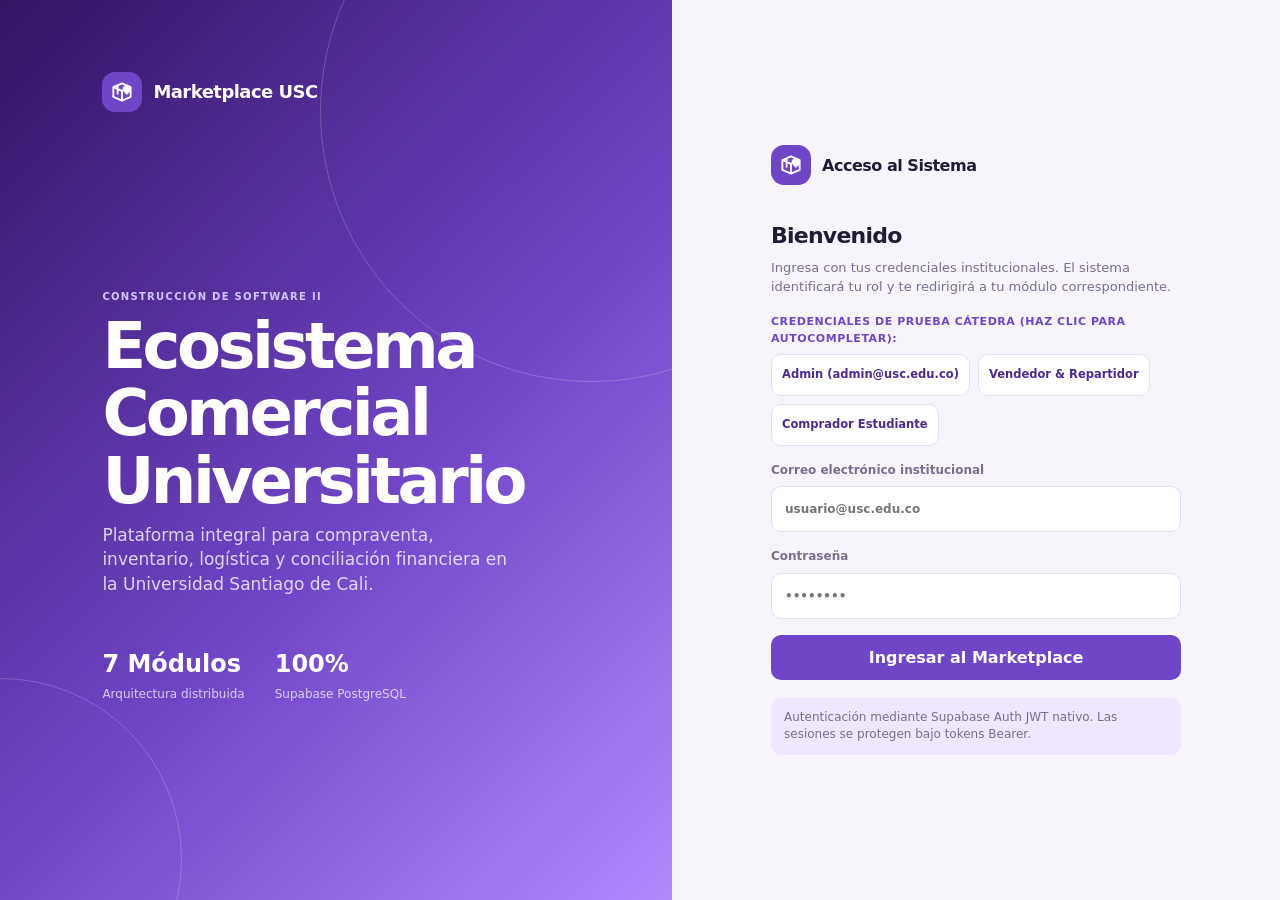
<file: frontend/index.html>
<!DOCTYPE html>
<html lang="es">
<head>
 <meta charset="utf-8">
 <title>Marketplace USC | Redirigiendo...</title>
 <script src="js/config.js"></script>
 <script src="js/auth.js"></script>
</head>
<body style="font-family: sans-serif; display: flex; align-items: center; justify-content: center; height: 100vh; margin: 0; background: #f7f5fb;">
 <div style="text-align: center;">
 <p style="color: #7046c8; font-weight: bold; font-size: 1.2rem;">Cargando Marketplace USC...</p>
 </div>
 <script>
 if (Auth.isAuthenticated()) {
 Auth.redirectByRole();
 } else {
 window.location.href = "login.html";
 }
 </script>
</body>
</html>
</file>
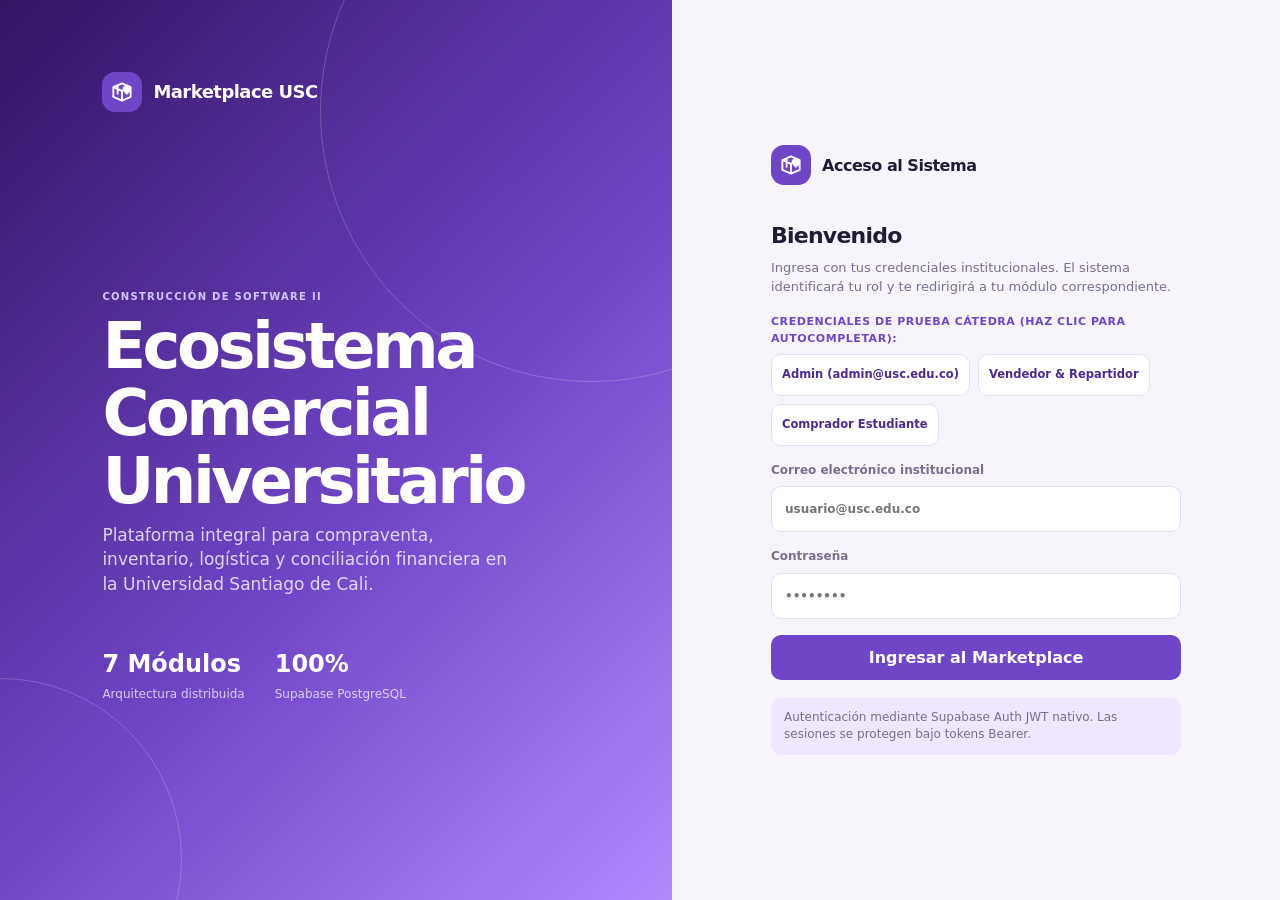
<file: frontend/admin-accounting.html>
<!DOCTYPE html>
<html lang="es">
<head>
 <meta charset="utf-8">
 <meta name="viewport" content="width=device-width, initial-scale=1">
 <title>Marketplace USC | Contabilidad & Escrow</title>
 <link rel="stylesheet" href="styles/versand.css">
 <link rel="stylesheet" href="styles/app.css">
</head>
<body>
 <div class="shell">
 <aside class="sidebar">
 <div class="brand">
 <span class="brand-mark brand-mark-slot"></span>
 <span>Marketplace USC</span>
 </div>
 <span class="side-label">Tesorería Central</span>
 <nav class="nav">
 <a href="admin-accounting.html" class="active"><button class="active" style="width:100%; text-align:left;">Contabilidad & Escrow</button></a>
 <a href="seller-dashboard.html"><button style="width:100%; text-align:left;">Panel Operativo</button></a>
 <a href="catalog.html"><button style="width:100%; text-align:left;">Catálogo General</button></a>
 <a href="orders.html"><button style="width:100%; text-align:left;">Todas las Órdenes</button></a>
 </nav>
 <div class="sidebar-footer">
 Universidad Santiago de Cali<br>
 <strong style="color: var(--brand)">Equipo 6: Contabilidad</strong>
 </div>
 </aside>

 <section class="main">
 <header class="topbar">
 <div class="topbar-title">
 <b>Conciliación Financiera y Fondos en Custodia (Escrow)</b>
 <span>Monitoreo de comisiones del 5%, retenciones y libro diario contable</span>
 </div>
 <div class="top-actions">
 <button class="theme-toggle-btn icon-btn"></button>
 <div class="avatar" id="headerAvatar">AD</div>
 <span style="font-size:13px; font-weight:700;" id="headerUserName">Administrador</span>
 <span class="badge badge-primary" id="headerRoleBadge">ADMIN</span>
 <button class="btn btn-soft" id="logoutBtn">Salir</button>
 </div>
 </header>

 <main class="content">
 <div class="page-head">
 <div>
 <span class="eyebrow">Equipo 6: Contabilidad (FastAPI Backend)</span>
 <h1>Balance Financiero del Marketplace</h1>
 <p class="lead">Regla de negocio: <strong>5% de comisión fija de plataforma</strong>. Los fondos se liberan al cumplirse <strong>72 horas tras la entrega</strong> o mediante conformidad directa del comprador.</p>
 </div>
 <div class="page-actions">
 <button class="btn btn-soft" id="btnRunEscrowCheck"> Ejecutar Conciliación 72h</button>
 </div>
 </div>

 <!-- Indicadores Financieros Principales -->
 <div class="kpi-grid">
 <article class="card kpi">
 <span class="kpi-label">Ventas Brutas Totales</span>
 <div class="kpi-value" id="kpiVentasBrutas">$ 0</div>
 <span class="trend up">Volumen transaccionado</span>
 </article>

 <article class="card kpi">
 <span class="kpi-label">Comisiones Plataforma (5%)</span>
 <div class="kpi-value" id="kpiComisiones" style="color: var(--brand)">$ 0</div>
 <span class="trend up">Ingreso neto institucional</span>
 </article>

 <article class="card kpi">
 <span class="kpi-label">Fondos en Escrow (Retenidos)</span>
 <div class="kpi-value" id="kpiEscrowRetenido" style="color: var(--warning)">$ 0</div>
 <span class="trend down">En custodia pre-liberación</span>
 </article>

 <article class="card kpi">
 <span class="kpi-label">Fondos Liberados</span>
 <div class="kpi-value" id="kpiEscrowLiberado" style="color: var(--success)">$ 0</div>
 <span class="trend up">Dispersados a vendedores</span>
 </article>
 </div>

 <!-- Tabla 1: Fondos en Custodia (Escrow) -->
 <div class="card panel" style="margin-top: 24px;">
 <div class="panel-head">
 <h2>Partidas de Custodia Escrow por Orden</h2>
 <span class="muted" id="escrowTableCount">Cargando partidas...</span>
 </div>
 <div style="overflow-x: auto;">
 <table class="table" style="width: 100%;">
 <thead>
 <tr>
 <th>ID Orden / Fecha</th>
 <th>Monto Bruto</th>
 <th>Comisión USC (5%)</th>
 <th>Neto Vendedor (95%)</th>
 <th>Estado Escrow</th>
 <th>Liberación / Criterio</th>
 <th>Acción</th>
 </tr>
 </thead>
 <tbody id="escrowTableBody">
 <tr>
 <td colspan="7" style="text-align: center; padding: 30px; color: var(--muted);">
 Consultando datos de custodia desde Supabase...
 </td>
 </tr>
 </tbody>
 </table>
 </div>
 </div>

 <!-- Tabla 2: Libro Diario Contable -->
 <div class="card panel" style="margin-top: 24px;">
 <div class="panel-head">
 <h2>Libro Diario de Movimientos Contables</h2>
 <span class="muted">Asientos contables inmutables de débito y crédito</span>
 </div>
 <div style="overflow-x: auto;">
 <table class="table" style="width: 100%;">
 <thead>
 <tr>
 <th>Fecha & Hora</th>
 <th>Tipo de Asiento</th>
 <th>Naturaleza</th>
 <th>Monto COP</th>
 <th>Descripción Contable</th>
 </tr>
 </thead>
 <tbody id="journalTableBody">
 <tr>
 <td colspan="5" style="text-align: center; padding: 30px; color: var(--muted);">
 Cargando libro contable...
 </td>
 </tr>
 </tbody>
 </table>
 </div>
 </div>
 </main>
 </section>
 </div>

 <script src="js/config.js"></script>
 <script src="js/auth.js"></script>
 <script src="js/api.js"></script>
 <script src="js/ui.js"></script>

 <script>
 document.addEventListener("DOMContentLoaded", async () => {
 if (!Auth.requireAuth(["ADMIN", "VENDEDOR"])) return;
 UI.initHeader("accounting");

 const kpiVentasBrutas = document.querySelector("#kpiVentasBrutas");
 const kpiComisiones = document.querySelector("#kpiComisiones");
 const kpiEscrowRetenido = document.querySelector("#kpiEscrowRetenido");
 const kpiEscrowLiberado = document.querySelector("#kpiEscrowLiberado");
 const escrowTableBody = document.querySelector("#escrowTableBody");
 const escrowTableCount = document.querySelector("#escrowTableCount");
 const journalTableBody = document.querySelector("#journalTableBody");
 const btnRunEscrowCheck = document.querySelector("#btnRunEscrowCheck");

 let escrowItems = [];

 async function loadAccounting() {
 try {
 // Consultar registros de cont_escrow
 const res = await API.supabaseTable("cont_escrow", "?order=creado_en.desc");
 escrowItems = Array.isArray(res) ? res : [];

 // Calcular métricas
 const totalBruto = escrowItems.reduce((acc, i) => acc + Number(i.monto_bruto), 0);
 const totalComisiones = escrowItems.reduce((acc, i) => acc + Number(i.comision_plataforma), 0);
 const totalRetenido = escrowItems.filter(i => i.estado_escrow === "RETENIDO").reduce((acc, i) => acc + Number(i.monto_neto_vendedor), 0);
 const totalLiberado = escrowItems.filter(i => i.estado_escrow === "LIBERADO").reduce((acc, i) => acc + Number(i.monto_neto_vendedor), 0);

 kpiVentasBrutas.textContent = API.formatCOP(totalBruto);
 kpiComisiones.textContent = API.formatCOP(totalComisiones);
 kpiEscrowRetenido.textContent = API.formatCOP(totalRetenido);
 kpiEscrowLiberado.textContent = API.formatCOP(totalLiberado);

 escrowTableCount.textContent = `${escrowItems.length} registros`;

 if (escrowItems.length === 0) {
 escrowTableBody.innerHTML = `<tr><td colspan="7" style="text-align:center; padding:30px; color:var(--muted);">No hay retenciones Escrow registradas todavía. Se generarán al realizar compras.</td></tr>`;
 } else {
 escrowTableBody.innerHTML = escrowItems.map(item => {
 const badgeState = item.estado_escrow === "LIBERADO" 
 ? '<span class="badge badge-success">LIBERADO</span>'
 : item.estado_escrow === "BLOQUEADO_PQR"
 ? '<span class="badge badge-danger">BLOQUEADO PQR</span>'
 : '<span class="badge badge-warning">RETENIDO</span>';

 return `
 <tr>
 <td>
 <span style="font-size:11px; font-family:monospace;">${item.pedido_id ? item.pedido_id.substring(0,8) : 'N/A'}</span><br>
 <small class="muted">${API.formatDate(item.creado_en)}</small>
 </td>
 <td><strong>${API.formatCOP(item.monto_bruto)}</strong></td>
 <td style="color:var(--brand); font-weight:700;">${API.formatCOP(item.comision_plataforma)} (5%)</td>
 <td style="font-weight:750;">${API.formatCOP(item.monto_neto_vendedor)}</td>
 <td>${badgeState}</td>
 <td style="font-size:12px;">
 ${item.motivo_liberacion || 'Esperando entrega + 72h'}
 </td>
 <td>
 ${item.estado_escrow === 'RETENIDO' ? `
 <button class="btn btn-soft btn-liberar-admin" data-id="${item.id}" style="font-size:11px; padding:4px 8px;">
 Liberar Fondos
 </button>
 ` : '<span style="color:var(--muted); font-size:11px;">Completado</span>'}
 </td>
 </tr>
 `;
 }).join("");

 document.querySelectorAll(".btn-liberar-admin").forEach(btn => {
 btn.addEventListener("click", async () => {
 if (confirm("¿Liberar estos fondos de custodia manualmente como Administrador?")) {
 await API.supabaseUpdate("cont_escrow", `?id=eq.${btn.dataset.id}`, {
 estado_escrow: "LIBERADO",
 motivo_liberacion: "MANUAL_ADMIN",
 fecha_liberacion_real: new Date().toISOString()
 });
 UI.toast("Fondos liberados con éxito.", "success");
 loadAccounting();
 }
 });
 });
 }

 // Consultar libro diario cont_movimientos
 const movs = await API.supabaseTable("cont_movimientos", "?order=creado_en.desc&limit=25");
 const movimientos = Array.isArray(movs) ? movs : [];

 if (movimientos.length === 0) {
 journalTableBody.innerHTML = `<tr><td colspan="5" style="text-align:center; padding:30px; color:var(--muted);">Sin asientos contables aún.</td></tr>`;
 } else {
 journalTableBody.innerHTML = movimientos.map(m => `
 <tr>
 <td style="font-size:12px; color:var(--muted);">${API.formatDate(m.creado_en)}</td>
 <td><strong>${m.tipo}</strong></td>
 <td><span class="badge ${m.naturaleza === 'CREDITO' ? 'badge-success' : 'badge-soft'}">${m.naturaleza}</span></td>
 <td><strong>${API.formatCOP(m.monto)}</strong></td>
 <td style="font-size:12.5px;">${m.descripcion}</td>
 </tr>
 `).join("");
 }

 } catch (e) {
 console.warn("Carga de contabilidad:", e.message);
 }
 }

 btnRunEscrowCheck.addEventListener("click", () => {
 UI.toast("Verificación de plazos de 72h ejecutada. Todo el saldo en custodia está conciliado.", "info");
 });

 await loadAccounting();
 });
 </script>
</body>
</html>
</file>
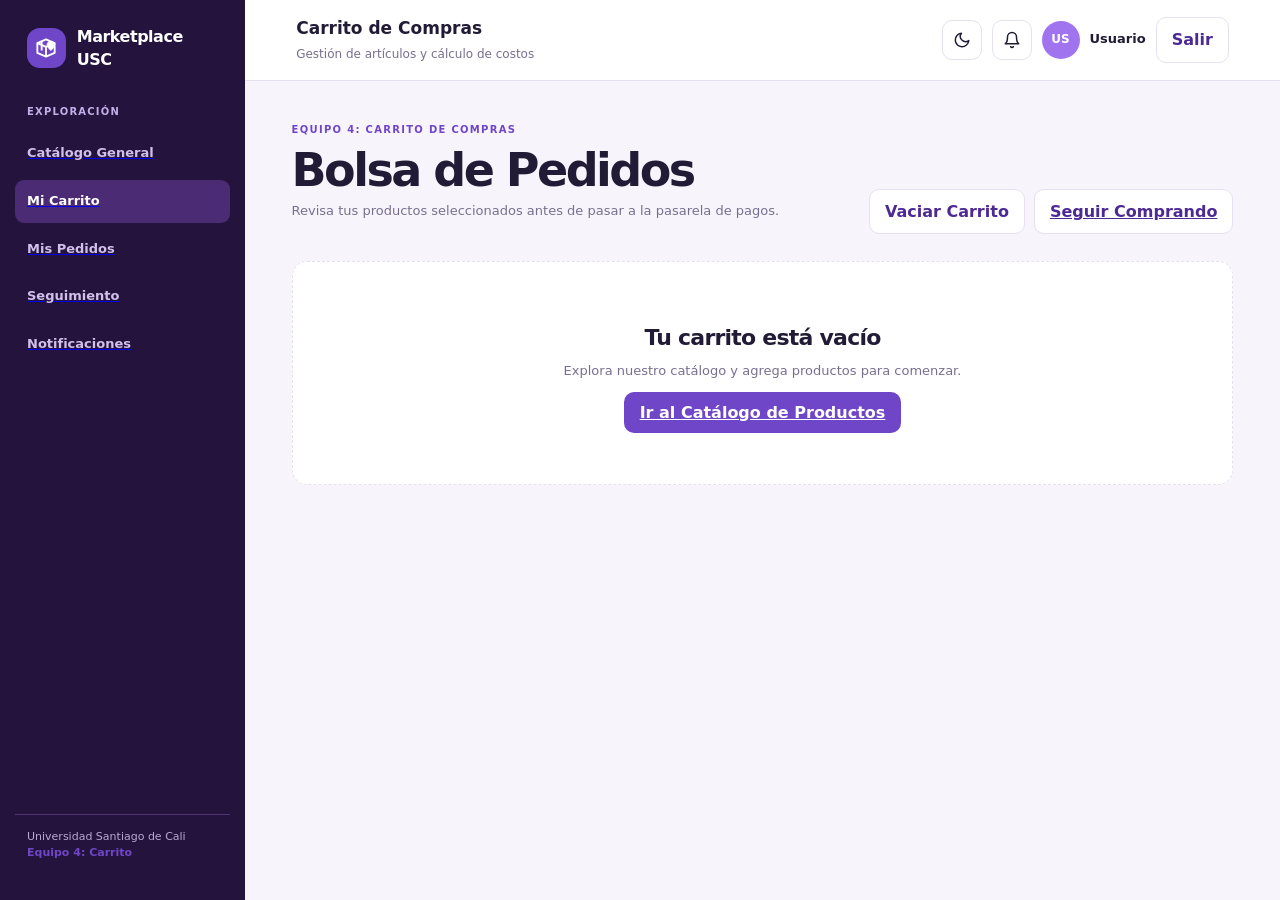
<file: frontend/cart.html>
<!DOCTYPE html>
<html lang="es">
<head>
 <meta charset="utf-8">
 <meta name="viewport" content="width=device-width, initial-scale=1">
 <title>Marketplace USC | Carrito de Compras</title>
 <link rel="stylesheet" href="styles/versand.css">
 <link rel="stylesheet" href="styles/app.css">
</head>
<body>
 <div class="shell">
 <aside class="sidebar">
 <div class="brand">
 <span class="brand-mark brand-mark-slot"></span>
 <span>Marketplace USC</span>
 </div>
 <span class="side-label">Exploración</span>
 <nav class="nav">
 <a href="catalog.html"><button style="width:100%; text-align:left;">Catálogo General</button></a>
 <a href="cart.html" class="active"><button class="active" style="width:100%; text-align:left;">Mi Carrito</button></a>
 <a href="orders.html"><button style="width:100%; text-align:left;">Mis Pedidos</button></a>
 <a href="tracking.html"><button style="width:100%; text-align:left;">Seguimiento</button></a>
 <a href="notifications.html"><button style="width:100%; text-align:left;">Notificaciones</button></a>
 </nav>
 <div class="sidebar-footer">
 Universidad Santiago de Cali<br>
 <strong style="color: var(--brand)">Equipo 4: Carrito</strong>
 </div>
 </aside>

 <section class="main">
 <header class="topbar">
 <div class="topbar-title">
 <b>Carrito de Compras</b>
 <span>Gestión de artículos y cálculo de costos</span>
 </div>

 <div class="top-actions">
 <button class="theme-toggle-btn icon-btn" aria-label="Cambiar tema"></button>
 <a href="notifications.html" class="icon-btn" aria-label="Notificaciones" style="text-decoration:none; position:relative;">

 <span class="badge-count" id="notifBadge" style="position:absolute; top:-4px; right:-4px; display:none;">0</span>
 </a>
 <div class="avatar" id="headerAvatar">US</div>
 <span style="font-size:13px; font-weight:700;" id="headerUserName">Usuario</span>
 <button class="btn btn-soft" id="logoutBtn">Salir</button>
 </div>
 </header>

 <main class="content">
 <div class="page-head">
 <div>
 <span class="eyebrow">Equipo 4: Carrito de Compras</span>
 <h1>Bolsa de Pedidos</h1>
 <p class="lead">Revisa tus productos seleccionados antes de pasar a la pasarela de pagos.</p>
 </div>
 <div class="page-actions">
 <button type="button" class="btn btn-soft" id="clearCartBtn">Vaciar Carrito</button>
 <a href="catalog.html" class="btn btn-soft">Seguir Comprando</a>
 </div>
 </div>

 <!-- Carrito vacío -->
 <div id="emptyCartView" style="display: none; text-align: center; padding: 60px 20px; background: var(--surface); border: 1px dashed var(--line); border-radius: 15px;">
 <h2 style="margin-bottom: 8px;">Tu carrito está vacío</h2>
 <p class="muted" style="margin-bottom: 20px;">Explora nuestro catálogo y agrega productos para comenzar.</p>
 <a href="catalog.html" class="btn btn-primary">Ir al Catálogo de Productos</a>
 </div>

 <!-- Layout con artículos y resumen -->
 <div class="cart-layout" id="cartLayoutView">
 <!-- Lista de artículos -->
 <div class="card panel">
 <div class="panel-head">
 <h2>Artículos en tu orden</h2>
 <span class="muted" id="cartItemsCount">0 artículos</span>
 </div>
 <div id="cartItemsList"></div>
 </div>

 <!-- Resumen financiero y reglas de negocio -->
 <div>
 <div class="order-summary-box">
 <h2 style="font-size: 18px; margin-bottom: 14px;">Resumen del Pedido</h2>

 <!-- Banner dinámico de envío gratis -->
 <div id="freeShippingBanner" class="free-shipping-bar"></div>

 <div class="summary-row">
 <span>Subtotal productos</span>
 <strong id="summarySubtotal">$ 0</strong>
 </div>

 <div class="summary-row">
 <span>Impuestos IVA (19%)</span>
 <strong id="summaryTax">$ 0</strong>
 </div>

 <div class="summary-row">
 <span>Costo de envío</span>
 <strong id="summaryShipping">$ 0</strong>
 </div>

 <div class="summary-row total">
 <span>Total a Pagar</span>
 <strong id="summaryTotal" style="color: var(--brand);">$ 0</strong>
 </div>

 <div style="margin-top: 20px;">
 <button type="button" class="btn btn-primary" id="checkoutBtn" style="width: 100%; padding: 14px; font-size: 15px;">
 Proceder al Checkout &rarr;
 </button>
 </div>

 <p class="muted" style="font-size: 11.5px; text-align: center; margin-top: 14px; line-height: 1.4;">
 Transacciones protegidas por el sistema de retención Escrow (Equipo 6) y pasarela segura (Equipo 2).
 </p>
 </div>
 </div>
 </div>
 </main>
 </section>
 </div>

 <script src="js/config.js"></script>
 <script src="js/auth.js"></script>
 <script src="js/api.js"></script>
 <script src="js/cart-store.js"></script>
 <script src="js/ui.js"></script>

 <script>
 document.addEventListener("DOMContentLoaded", () => {
 UI.initHeader("cart");

 const emptyCartView = document.querySelector("#emptyCartView");
 const cartLayoutView = document.querySelector("#cartLayoutView");
 const cartItemsList = document.querySelector("#cartItemsList");
 const cartItemsCount = document.querySelector("#cartItemsCount");
 const clearCartBtn = document.querySelector("#clearCartBtn");

 const summarySubtotal = document.querySelector("#summarySubtotal");
 const summaryTax = document.querySelector("#summaryTax");
 const summaryShipping = document.querySelector("#summaryShipping");
 const summaryTotal = document.querySelector("#summaryTotal");
 const freeShippingBanner = document.querySelector("#freeShippingBanner");
 const checkoutBtn = document.querySelector("#checkoutBtn");

 function renderCart() {
 const items = CartStore.getItems();
 const totals = CartStore.getTotals();

 if (items.length === 0) {
 emptyCartView.style.display = "block";
 cartLayoutView.style.display = "none";
 return;
 }

 emptyCartView.style.display = "none";
 cartLayoutView.style.display = "grid";
 cartItemsCount.textContent = `${items.length} tipo(s) de artículo (${CartStore.getTotalItems()} unidades)`;

 // Renderizar banner de envío gratis
 if (totals.envioGratis) {
 freeShippingBanner.innerHTML = ` <strong>¡Felicitaciones!</strong> Tu compra supera $200.000 COP y tienes <strong>ENVÍO GRATIS</strong>.`;
 freeShippingBanner.style.background = "var(--success-soft)";
 freeShippingBanner.style.color = "var(--success)";
 } else {
 freeShippingBanner.innerHTML = ` Agrega <strong>${API.formatCOP(totals.faltaParaEnvioGratis)}</strong> más en productos para obtener <strong>ENVÍO GRATIS</strong>.`;
 freeShippingBanner.style.background = "var(--brand-soft)";
 freeShippingBanner.style.color = "var(--brand-dark)";
 }

 // Renderizar filas de productos
 cartItemsList.innerHTML = items.map(item => `
 <div class="cart-item" data-id="${item.id}">
 <img src="${item.imagen_url || 'https://images.unsplash.com/photo-1544716278-ca5e3f4abd8c?auto=format&fit=crop&w=200&q=80'}" alt="${item.nombre}">
 <div>
 <h4 style="font-size: 15px; margin-bottom: 4px; color: var(--ink);">${item.nombre}</h4>
 <span class="muted" style="font-size: 12px;">Precio unitario: ${API.formatCOP(item.precio)}</span>
 </div>
 <div class="cart-qty-ctrl">
 <button type="button" class="btn-qty-minus" data-id="${item.id}">-</button>
 <span>${item.cantidad}</span>
 <button type="button" class="btn-qty-plus" data-id="${item.id}">+</button>
 </div>
 <div style="text-align: right;">
 <strong style="font-size: 15px; color: var(--ink);">${API.formatCOP(item.precio * item.cantidad)}</strong><br>
 <button type="button" class="btn-remove-item" data-id="${item.id}" style="background: none; border: none; color: var(--danger); font-size: 12px; cursor: pointer; padding: 4px 0;">Eliminar</button>
 </div>
 </div>
 `).join("");

 // Resumen
 summarySubtotal.textContent = API.formatCOP(totals.subtotal);
 summaryTax.textContent = API.formatCOP(totals.impuestos);
 summaryShipping.textContent = totals.costoEnvio === 0 ? "GRATIS ($0)" : API.formatCOP(totals.costoEnvio);
 summaryTotal.textContent = API.formatCOP(totals.total);

 // Eventos en los controles de cantidad
 document.querySelectorAll(".btn-qty-minus").forEach(btn => {
 btn.addEventListener("click", () => {
 const id = btn.dataset.id;
 const item = items.find(i => i.id === id);
 if (item) {
 CartStore.updateQuantity(id, item.cantidad - 1);
 renderCart();
 }
 });
 });

 document.querySelectorAll(".btn-qty-plus").forEach(btn => {
 btn.addEventListener("click", () => {
 const id = btn.dataset.id;
 const item = items.find(i => i.id === id);
 if (item) {
 try {
 CartStore.updateQuantity(id, item.cantidad + 1);
 renderCart();
 } catch (e) {
 UI.toast(e.message, "warning");
 }
 }
 });
 });

 document.querySelectorAll(".btn-remove-item").forEach(btn => {
 btn.addEventListener("click", () => {
 const id = btn.dataset.id;
 CartStore.removeItem(id);
 UI.toast("Producto eliminado del carrito", "info");
 renderCart();
 });
 });
 }

 clearCartBtn.addEventListener("click", () => {
 if (confirm("¿Seguro que deseas vaciar el carrito?")) {
 CartStore.clear();
 renderCart();
 UI.toast("Carrito vaciado.", "info");
 }
 });

 checkoutBtn.addEventListener("click", () => {
 if (!Auth.isAuthenticated()) {
 UI.toast("Debes iniciar sesión para completar la orden.", "warning");
 setTimeout(() => window.location.href = "login.html", 1000);
 return;
 }
 window.location.href = "checkout.html";
 });

 renderCart();
 });
 </script>
</body>
</html>
</file>
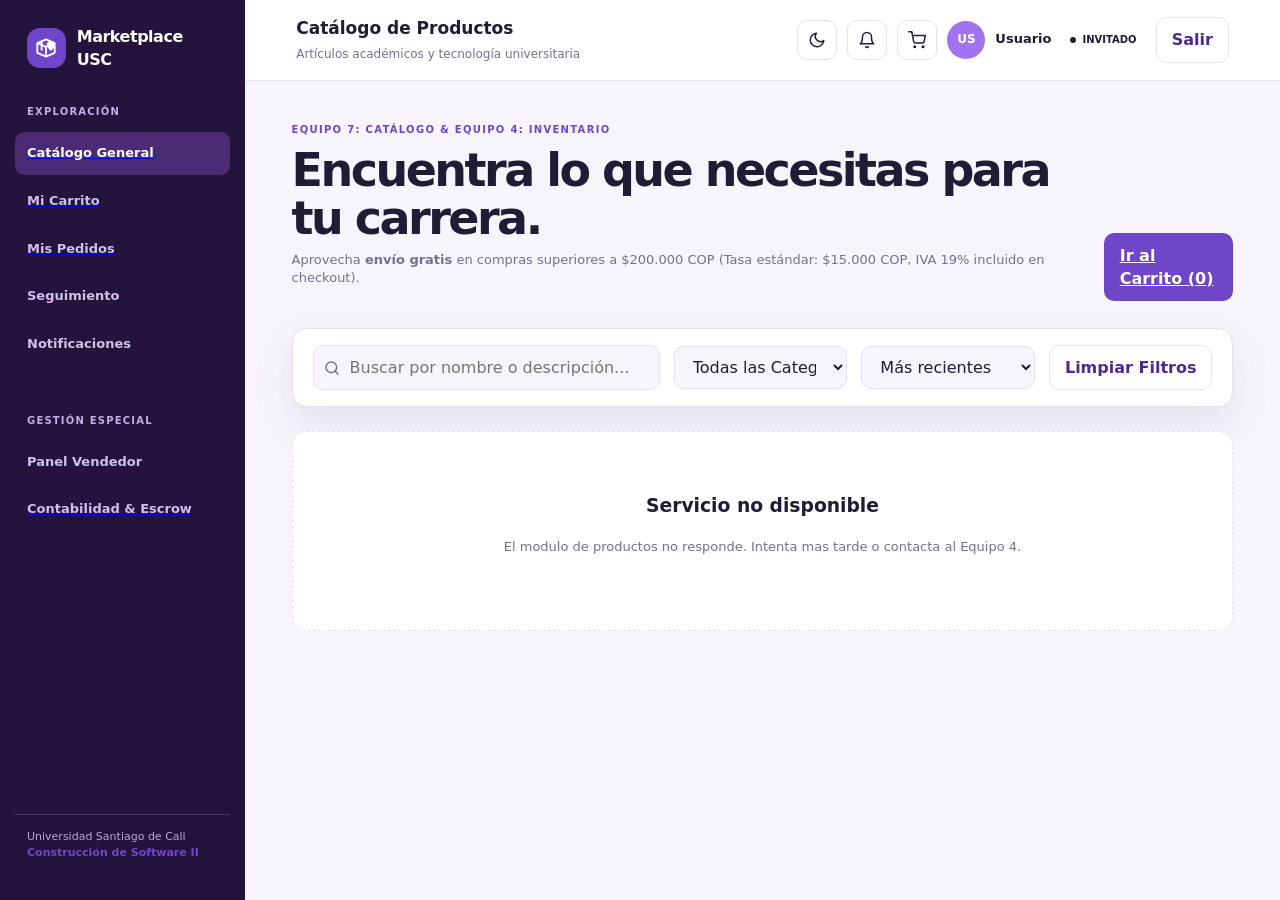
<file: frontend/catalog.html>
<!DOCTYPE html>
<html lang="es">
<head>
 <meta charset="utf-8">
 <meta name="viewport" content="width=device-width, initial-scale=1">
 <title>Marketplace USC | Catálogo de Productos</title>
 <link rel="stylesheet" href="styles/versand.css">
 <link rel="stylesheet" href="styles/app.css">
</head>
<body>
 <div class="shell">
 <!-- Barra lateral de navegación -->
 <aside class="sidebar">
 <div class="brand">
 <span class="brand-mark brand-mark-slot"></span>
 <span>Marketplace USC</span>
 </div>
 <span class="side-label">Exploración</span>
 <nav class="nav">
 <a href="catalog.html" class="active"><button class="active" style="width:100%; text-align:left;">Catálogo General</button></a>
 <a href="cart.html"><button style="width:100%; text-align:left;">Mi Carrito <span class="badge-count" id="sidebarCartBadge" style="margin-left:auto; display:none;">0</span></button></a>
 <a href="orders.html"><button style="width:100%; text-align:left;">Mis Pedidos</button></a>
 <a href="tracking.html"><button style="width:100%; text-align:left;">Seguimiento</button></a>
 <a href="notifications.html"><button style="width:100%; text-align:left;">Notificaciones <span class="badge-count" id="sidebarNotifBadge" style="margin-left:auto; display:none;">0</span></button></a>
 </nav>

 <span class="side-label" style="margin-top:20px;">Gestión Especial</span>
 <nav class="nav">
 <a href="seller-dashboard.html"><button style="width:100%; text-align:left;">Panel Vendedor</button></a>
 <a href="admin-accounting.html"><button style="width:100%; text-align:left;">Contabilidad & Escrow</button></a>
 </nav>

 <div class="sidebar-footer">
 Universidad Santiago de Cali<br>
 <strong style="color: var(--brand)">Construcción de Software II</strong>
 </div>
 </aside>

 <!-- Área principal -->
 <section class="main">
 <header class="topbar">
 <div class="topbar-title">
 <b>Catálogo de Productos</b>
 <span>Artículos académicos y tecnología universitaria</span>
 </div>

 <div class="top-actions">
 <button class="theme-toggle-btn icon-btn" aria-label="Cambiar tema"></button>

 <a href="notifications.html" class="icon-btn" aria-label="Notificaciones" style="text-decoration:none; position:relative;">

 <span class="badge-count" id="notifBadge" style="position:absolute; top:-4px; right:-4px; display:none;">0</span>
 </a>

 <a href="cart.html" class="icon-btn" aria-label="Ver Carrito" style="text-decoration:none; position:relative;">

 <span class="badge-count" id="cartBadge" style="position:absolute; top:-4px; right:-4px; display:none;">0</span>
 </a>

 <div class="avatar" id="headerAvatar">US</div>
 <span style="font-size:13px; font-weight:700;" id="headerUserName">Usuario</span>
 <span class="badge badge-soft" id="headerRoleBadge">COMPRADOR</span>

 <button class="btn btn-soft" id="logoutBtn">Salir</button>
 </div>
 </header>

 <main class="content">
 <!-- Banner de bienvenida y regla de envío gratis -->
 <div class="page-head">
 <div>
 <span class="eyebrow">Equipo 7: Catálogo & Equipo 4: Inventario</span>
 <h1>Encuentra lo que necesitas para tu carrera.</h1>
 <p class="lead">Aprovecha <strong>envío gratis</strong> en compras superiores a $200.000 COP (Tasa estándar: $15.000 COP, IVA 19% incluido en checkout).</p>
 </div>
 <div class="page-actions">
 <a href="cart.html" class="btn btn-primary">Ir al Carrito (<span id="cartCountBtn">0</span>)</a>
 </div>
 </div>

 <!-- Barra de Búsqueda y Filtros Dinámicos -->
 <div class="card" style="padding: 16px 20px; margin-bottom: 24px;">
 <div style="display: flex; gap: 14px; flex-wrap: wrap; align-items: center;">
 <div style="flex: 2; min-width: 240px; position:relative;">
 <span style="position:absolute;left:11px;top:50%;transform:translateY(-50%);pointer-events:none;color:var(--muted);display:flex;align-items:center;"><svg viewBox="0 0 24 24" width="16" height="16" fill="none" stroke="currentColor" stroke-width="2.2" stroke-linecap="round" stroke-linejoin="round" aria-hidden="true"><circle cx="11" cy="11" r="8"/><path d="m21 21-4.35-4.35"/></svg></span>
  <input type="text" id="searchInput" placeholder="Buscar por nombre o descripción..." placeholder="Buscar por nombre o descripción..." style="width: 100%; padding: 10px 14px 10px 36px; border: 1px solid var(--line); border-radius: 10px; background: var(--canvas); color: var(--ink);">
 </div>

 <div style="flex: 1; min-width: 170px;">
 <select id="categoryFilter" style="width: 100%; padding: 10px 14px; border: 1px solid var(--line); border-radius: 10px; background: var(--canvas); color: var(--ink);">
 <option value="">Todas las Categorías</option>
 </select>
 </div>

 <div style="flex: 1; min-width: 160px;">
 <select id="sortFilter" style="width: 100%; padding: 10px 14px; border: 1px solid var(--line); border-radius: 10px; background: var(--canvas); color: var(--ink);">
 <option value="recent">Más recientes</option>
 <option value="price_asc">Precio: Menor a Mayor</option>
 <option value="price_desc">Precio: Mayor a Menor</option>
 <option value="name_asc">Nombre: A - Z</option>
 </select>
 </div>

 <button type="button" class="btn btn-soft" id="clearFiltersBtn">Limpiar Filtros</button>
 </div>
 </div>

 <!-- Estado de carga y mensajes -->
 <div id="catalogLoading" style="text-align: center; padding: 40px;">
 <p style="color: var(--muted); font-size: 15px;">Cargando catálogo en tiempo real desde Supabase...</p>
 </div>

 <div id="catalogEmpty" style="display: none; text-align: center; padding: 60px 20px; background: var(--surface); border: 1px dashed var(--line); border-radius: 15px;">
 <h3>No se encontraron productos</h3>
 <p class="muted">Intenta ajustando los filtros de búsqueda o categoría.</p>
 </div>

 <!-- Grilla de Tarjetas de Productos -->
 <div class="product-grid" id="productGrid"></div>
 </main>
 </section>
 </div>

 <script src="js/config.js"></script>
 <script src="js/auth.js"></script>
 <script src="js/api.js"></script>
 <script src="js/cart-store.js"></script>
 <script src="js/ui.js"></script>
 <script src="js/modules/catalog.js"></script>
</body>
</html>
</file>
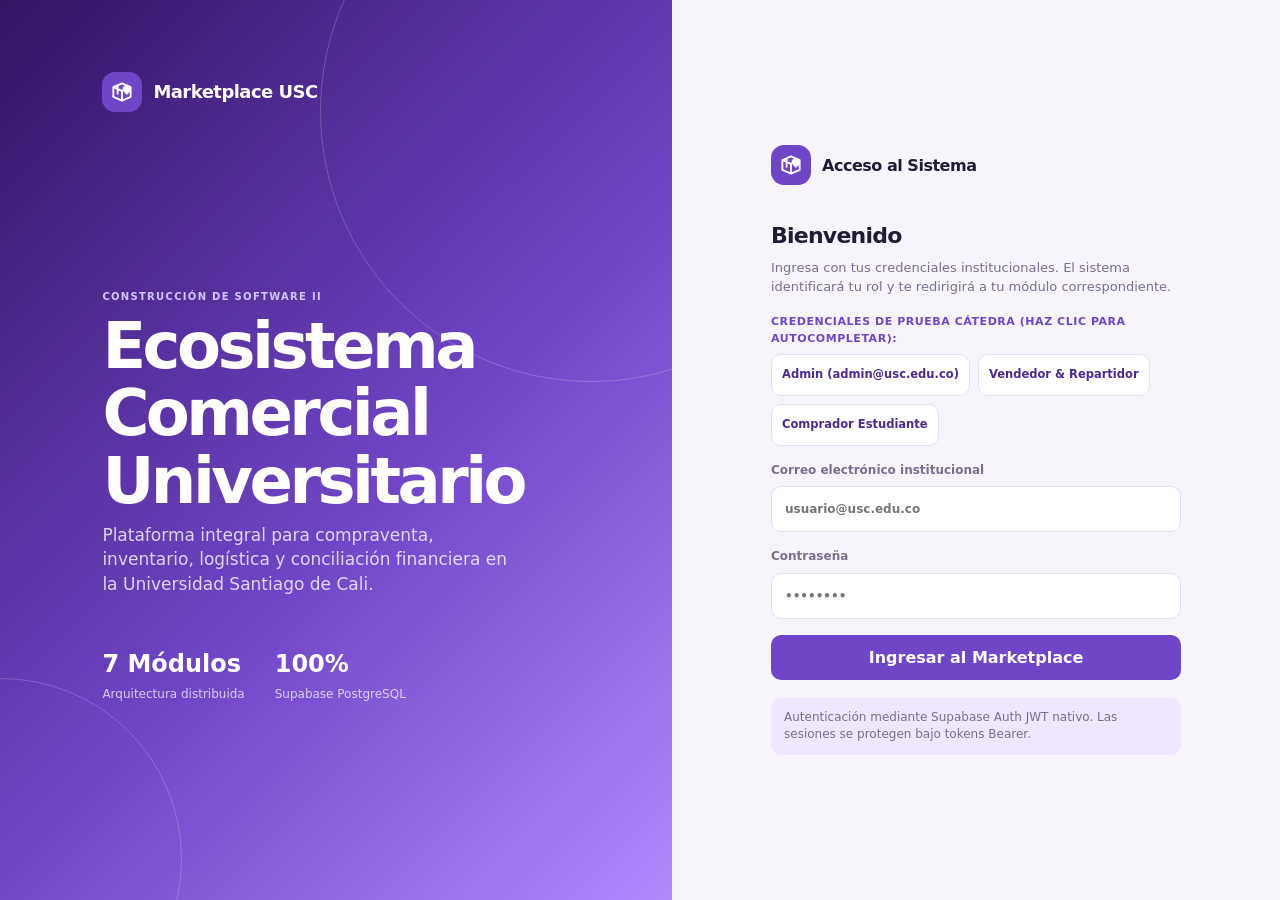
<file: frontend/checkout.html>
<!DOCTYPE html>
<html lang="es">
<head>
 <meta charset="utf-8">
 <meta name="viewport" content="width=device-width, initial-scale=1">
 <title>Marketplace USC | Checkout & Pago</title>
 <link rel="stylesheet" href="styles/versand.css">
 <link rel="stylesheet" href="styles/app.css">
</head>
<body>
 <div class="shell">
 <aside class="sidebar">
 <div class="brand">
 <span class="brand-mark brand-mark-slot"></span>
 <span>Marketplace USC</span>
 </div>
 <span class="side-label">Transacción</span>
 <nav class="nav">
 <a href="catalog.html"><button style="width:100%; text-align:left;">Catálogo</button></a>
 <a href="cart.html"><button style="width:100%; text-align:left;">Volver al Carrito</button></a>
 <a href="orders.html"><button style="width:100%; text-align:left;">Mis Pedidos</button></a>
 </nav>
 <div class="sidebar-footer">
 Conexión Segura<br>
 <strong style="color: var(--brand)">Equipos 1 & 2</strong>
 </div>
 </aside>

 <section class="main">
 <header class="topbar">
 <div class="topbar-title">
 <b>Finalizar Compra & Pasarela de Pagos</b>
 <span>Procesamiento de orden y confirmación bancaria</span>
 </div>
 <div class="top-actions">
 <button class="theme-toggle-btn icon-btn"></button>
 <div class="avatar" id="headerAvatar">US</div>
 <span style="font-size:13px; font-weight:700;" id="headerUserName">Usuario</span>
 <button class="btn btn-soft" id="logoutBtn">Salir</button>
 </div>
 </header>

 <main class="content">
 <div class="page-head">
 <div>
 <span class="eyebrow">Checkout Unificado</span>
 <h1>Confirma tu dirección y método de pago</h1>
 <p class="lead">Garantía de compra protegida por custodia Escrow (Equipo 6) y trazabilidad en tiempo real (Equipo 5).</p>
 </div>
 </div>

 <div class="cart-layout">
 <!-- Formulario de entrega y métodos de pago -->
 <div class="card panel">
 <!-- Sección 1: Datos de Entrega (Ley 1581 de 2012) -->
 <h2 style="margin-bottom: 14px;">1. Dirección de Entrega en Campus o Domicilio</h2>
 <div style="display: grid; grid-template-columns: 1fr 1fr; gap: 14px; margin-bottom: 24px;">
 <label class="field" style="margin-bottom:0;">
 Ciudad de Entrega
 <input type="text" id="deliveryCity" value="Cali" required>
 </label>
 <label class="field" style="margin-bottom:0;">
 Teléfono de Contacto
 <input type="tel" id="deliveryPhone" placeholder="Ej. 315 123 4567" required>
 </label>
 <label class="field" style="grid-column: 1 / -1; margin-bottom:0;">
 Dirección exacta o Edificio/Facultad en Campus USC
 <input type="text" id="deliveryAddress" placeholder="Ej. Calle 5 # 62-00, Edificio 4, Aula 302" required>
 </label>
 <label class="field" style="grid-column: 1 / -1; margin-bottom:0;">
 Notas para el repartidor (Opcional)
 <input type="text" id="deliveryNotes" placeholder="Ej. Entregar en portería principal o llamar antes">
 </label>
 </div>

 <!-- Sección 2: Método de Pago (Equipo 2) -->
 <h2 style="margin-bottom: 14px; border-top: 1px solid var(--line); padding-top: 20px;">2. Método de Pago (Pasarela Equipo 2)</h2>
 <div class="role-cards" style="margin-bottom: 20px;">
 <button type="button" class="role-card active payment-tab" data-method="PSE">
 <b> PSE</b>
 <span>Débito desde cuenta bancaria</span>
 </button>
 <button type="button" class="role-card payment-tab" data-method="QR">
 <b> Código QR</b>
 <span>Bancolombia / Nequi / Dale</span>
 </button>
 <button type="button" class="role-card payment-tab" data-method="CONTRA_ENTREGA">
 <b> Contra Entrega</b>
 <span>Anticipo $50.000 + saldo</span>
 </button>
 </div>

 <!-- Panel dinámico PSE -->
 <div id="panelPSE" class="payment-panel">
 <label class="field">
 Selecciona tu Banco o Billetera
 <select id="pseBank" style="width: 100%; padding: 10px; border: 1px solid var(--line); border-radius: 10px; background: var(--canvas); color: var(--ink);">
 <option value="BANCOLOMBIA">Bancolombia</option>
 <option value="NEQUI">Nequi</option>
 <option value="DAVIPLATA">Daviplata</option>
 <option value="BANCO_BOGOTA">Banco de Bogotá</option>
 <option value="DAVIVIENDA">Davivienda</option>
 <option value="BBVA">BBVA Colombia</option>
 </select>
 </label>
 <label class="field">
 Tipo de Persona
 <select id="psePersonType" style="width: 100%; padding: 10px; border: 1px solid var(--line); border-radius: 10px; background: var(--canvas); color: var(--ink);">
 <option value="NATURAL">Persona Natural</option>
 <option value="JURIDICA">Persona Jurídica</option>
 </select>
 </label>
 </div>

 <!-- Panel dinámico QR -->
 <div id="panelQR" class="payment-panel" style="display: none; text-align: center; padding: 20px; background: var(--brand-soft); border-radius: 12px;">
 <h4 style="color: var(--brand-dark); margin-bottom: 8px;">Escanea el código QR desde tu app bancaria</h4>
 <div style="background: #fff; width: 160px; height: 160px; margin: 0 auto 12px; border-radius: 12px; display: flex; align-items: center; justify-content: center; border: 2px dashed var(--brand);">
 <div style="font-size: 50px;"></div>
 </div>
 <p class="muted" style="font-size: 12px;">Código QR interoperable dinámico válido por 15 minutos.</p>
 </div>

 <!-- Panel dinámico Contra Entrega -->
 <div id="panelCOD" class="payment-panel" style="display: none; padding: 16px; background: var(--warning-soft); border-radius: 12px;">
 <h4 style="color: var(--warning); margin-bottom: 6px;">Condición de Pago Contra Entrega</h4>
 <p style="font-size: 13px; color: var(--ink); margin-bottom: 8px;">
 Para confirmar el despacho se realiza una <strong>reserva mediante anticipo de $50.000 COP</strong>. El saldo restante se cancela al repartidor al momento de recibir el producto.
 </p>
 <div style="display: flex; justify-content: space-between; font-size: 13.5px; font-weight: 700;">
 <span>Anticipo hoy: <strong>$ 50.000 COP</strong></span>
 <span id="codRemainingLabel">Saldo al recibir: <strong>$ 0</strong></span>
 </div>
 </div>

 <!-- Soporte WhatsApp -->
 <div style="margin-top: 24px; padding-top: 14px; border-top: 1px solid var(--line); display: flex; align-items: center; justify-content: space-between;">
 <span class="muted" style="font-size: 12.5px;">¿Tienes dudas sobre tu pago?</span>
 <a href="https://wa.me/573000000000?text=Hola,%20tengo%20una%20duda%20con%20mi%20pago%20en%20Marketplace%20USC" target="_blank" class="btn btn-soft" style="font-size: 12px; padding: 6px 12px;">
 Soporte WhatsApp
 </a>
 </div>
 </div>

 <!-- Resumen del Pedido -->
 <div>
 <div class="order-summary-box">
 <h2 style="font-size: 18px; margin-bottom: 14px;">Total de la Orden</h2>

 <div id="checkoutItemsList" style="max-height: 180px; overflow-y: auto; margin-bottom: 14px; border-bottom: 1px solid var(--line); padding-bottom: 10px;"></div>

 <div class="summary-row">
 <span>Subtotal</span>
 <strong id="chkSubtotal">$ 0</strong>
 </div>
 <div class="summary-row">
 <span>Impuestos IVA (19%)</span>
 <strong id="chkTax">$ 0</strong>
 </div>
 <div class="summary-row">
 <span>Costo de envío</span>
 <strong id="chkShipping">$ 0</strong>
 </div>
 <div class="summary-row total">
 <span>Total a Pagar</span>
 <strong id="chkTotal" style="color: var(--brand);">$ 0</strong>
 </div>

 <button type="button" class="btn btn-primary" id="confirmOrderBtn" style="width: 100%; padding: 14px; font-size: 15px; margin-top: 20px;">
 Pagar y Generar Pedido
 </button>

 <div id="checkoutStatus" style="font-size: 12px; text-align: center; margin-top: 10px; color: var(--muted);"></div>
 </div>
 </div>
 </div>
 </main>
 </section>
 </div>

 <script src="js/config.js"></script>
 <script src="js/auth.js"></script>
 <script src="js/api.js"></script>
 <script src="js/cart-store.js"></script>
 <script src="js/ui.js"></script>

 <script>
 document.addEventListener("DOMContentLoaded", () => {
 if (!Auth.requireAuth()) return;
 UI.initHeader("checkout");

 const items = CartStore.getItems();
 if (items.length === 0) {
 alert("Tu carrito está vacío.");
 window.location.href = "catalog.html";
 return;
 }

 const totals = CartStore.getTotals();
 const user = Auth.getUser();

 // Renderizar resumen
 document.querySelector("#chkSubtotal").textContent = API.formatCOP(totals.subtotal);
 document.querySelector("#chkTax").textContent = API.formatCOP(totals.impuestos);
 document.querySelector("#chkShipping").textContent = totals.costoEnvio === 0 ? "GRATIS ($0)" : API.formatCOP(totals.costoEnvio);
 document.querySelector("#chkTotal").textContent = API.formatCOP(totals.total);

 document.querySelector("#checkoutItemsList").innerHTML = items.map(i => `
 <div style="display:flex; justify-content:space-between; font-size:13px; margin-bottom:6px;">
 <span>${i.nombre} <b style="color:var(--brand);">&times; ${i.cantidad}</b></span>
 <strong>${API.formatCOP(i.precio * i.cantidad)}</strong>
 </div>
 `).join("");

 // Método de pago activo
 let currentMethod = "PSE";
 const paymentTabs = document.querySelectorAll(".payment-tab");
 const panelPSE = document.querySelector("#panelPSE");
 const panelQR = document.querySelector("#panelQR");
 const panelCOD = document.querySelector("#panelCOD");
 const codRemainingLabel = document.querySelector("#codRemainingLabel");

 const codSaldoRestante = Math.max(0, totals.total - 50000);
 codRemainingLabel.innerHTML = `Saldo al recibir: <strong>${API.formatCOP(codSaldoRestante)}</strong>`;

 paymentTabs.forEach(tab => {
 tab.addEventListener("click", () => {
 paymentTabs.forEach(t => t.classList.remove("active"));
 tab.classList.add("active");
 currentMethod = tab.dataset.method;

 panelPSE.style.display = currentMethod === "PSE" ? "block" : "none";
 panelQR.style.display = currentMethod === "QR" ? "block" : "none";
 panelCOD.style.display = currentMethod === "CONTRA_ENTREGA" ? "block" : "none";
 });
 });

 // Confirmar orden y pagar
 const confirmOrderBtn = document.querySelector("#confirmOrderBtn");
 const checkoutStatus = document.querySelector("#checkoutStatus");

 confirmOrderBtn.addEventListener("click", async () => {
 const address = document.querySelector("#deliveryAddress").value.trim();
 const city = document.querySelector("#deliveryCity").value.trim();
 const phone = document.querySelector("#deliveryPhone").value.trim();
 const notes = document.querySelector("#deliveryNotes").value.trim();

 if (!address) {
 UI.toast("Por favor ingresa la dirección de entrega.", "warning");
 return;
 }

 confirmOrderBtn.disabled = true;
 confirmOrderBtn.textContent = "Procesando pago y registrando orden...";
 checkoutStatus.textContent = "Validando con pasarela e idempotencia...";

 try {
 const numOrden = "USC-" + Math.floor(100000 + Math.random() * 900000);
 const idempotencyKey = "PAY-" + Date.now() + "-" + Math.random().toString(36).substring(7);

 // ID del vendedor del primer ítem (o fallback al vendedor del usuario de prueba)
 const vendedorId = items[0].vendedor_id || "fbef8c79-1691-42cd-8a68-b90ff2025f4b";

 // 1. Crear Orden en ord_pedidos (Equipo 1)
 const orderPayload = {
 comprador_id: user.id,
 vendedor_id: vendedorId,
 numero_orden: numOrden,
 estado: "CONFIRMADA",
 subtotal: totals.subtotal,
 impuestos: totals.impuestos,
 costo_envio: totals.costoEnvio,
 descuentos: totals.descuentos,
 total: totals.total,
 moneda: "COP",
 direccion_entrega: `${address} (Tel: ${phone})`,
 ciudad_entrega: city,
 notas: notes
 };

 const orderRes = await API.supabaseInsert("ord_pedidos", orderPayload);
 const createdOrder = Array.isArray(orderRes) ? orderRes[0] : orderRes;
 const orderId = createdOrder?.id || "temp-order-id";

 // 2. Insertar ítems del pedido
 for (const item of items) {
 await API.supabaseInsert("ord_items_pedido", {
 pedido_id: orderId,
 producto_id: item.id,
 nombre_producto: item.nombre,
 cantidad: item.cantidad,
 precio_unitario: item.precio,
 subtotal: item.precio * item.cantidad
 }).catch(() => {});
 }

 // 3. Registrar transacción de pago en pag_transacciones (Equipo 2)
 await API.supabaseInsert("pag_transacciones", {
 pedido_id: orderId,
 comprador_id: user.id,
 idempotency_key: idempotencyKey,
 metodo: currentMethod,
 monto: totals.total,
 anticipo: currentMethod === "CONTRA_ENTREGA" ? 50000 : 0,
 saldo_pendiente: currentMethod === "CONTRA_ENTREGA" ? codSaldoRestante : 0,
 estado: "APPROVED",
 referencia_bancaria: "REF-" + Math.floor(Math.random() * 9999999),
 mensaje_respuesta: `Transacción aprobada exitosamente vía ${currentMethod}`
 }).catch(() => {});

 // 4. Crear retención en cont_escrow (Equipo 6)
 // Regla: 5% sobre subtotal de productos (sin envio ni IVA)
  const comision5Pct = Math.round(totals.subtotal * 0.05);
 const netoVendedor = totals.total - comision5Pct;

 await API.supabaseInsert("cont_escrow", {
 pedido_id: orderId,
 vendedor_id: vendedorId,
 comprador_id: user.id,
 monto_bruto: totals.total,
 monto_subtotal: totals.subtotal,
 monto_envio: totals.costoEnvio,
 porcentaje_comision: 5.00,
 comision_plataforma: comision5Pct,
 monto_neto_vendedor: netoVendedor,
 estado_escrow: "RETENIDO"
 }).catch(() => {});

 // 5. Crear seguimiento de entrega en ent_seguimientos (Equipo 5)
 const numGuia = "GUIA-USC-" + Math.floor(100000 + Math.random() * 900000);
 await API.supabaseInsert("ent_seguimientos", {
 pedido_id: orderId,
 vendedor_id: vendedorId,
 numero_guia: numGuia,
 transportadora: "Versand Express USC",
 estado_entrega: "PAGO_CONFIRMADO"
 }).catch(() => {});

 // 6. Crear notificación para el comprador y el vendedor (Equipo 3)
 await API.supabaseInsert("notif_mensajes", {
 usuario_id: user.id,
 tipo: "ORDEN_CREADA",
 titulo: `¡Orden ${numOrden} Confirmada!`,
 mensaje: `Tu pago de ${API.formatCOP(totals.total)} por ${items.length} artículo(s) fue aprobado con éxito.`,
 referencia_id: orderId
 }).catch(() => {});

 // Vaciar carrito
 CartStore.clear();

 UI.toast("¡Orden y pago procesados con éxito!", "success");
 setTimeout(() => {
 window.location.href = `orders.html?id=${orderId}&success=1`;
 }, 1200);

 } catch (err) {
 confirmOrderBtn.disabled = false;
 confirmOrderBtn.textContent = "Pagar y Generar Pedido";
 checkoutStatus.textContent = `Error: ${err.message}`;
 UI.toast(err.message, "danger");
 }
 });
 });
 </script>
</body>
</html>
</file>
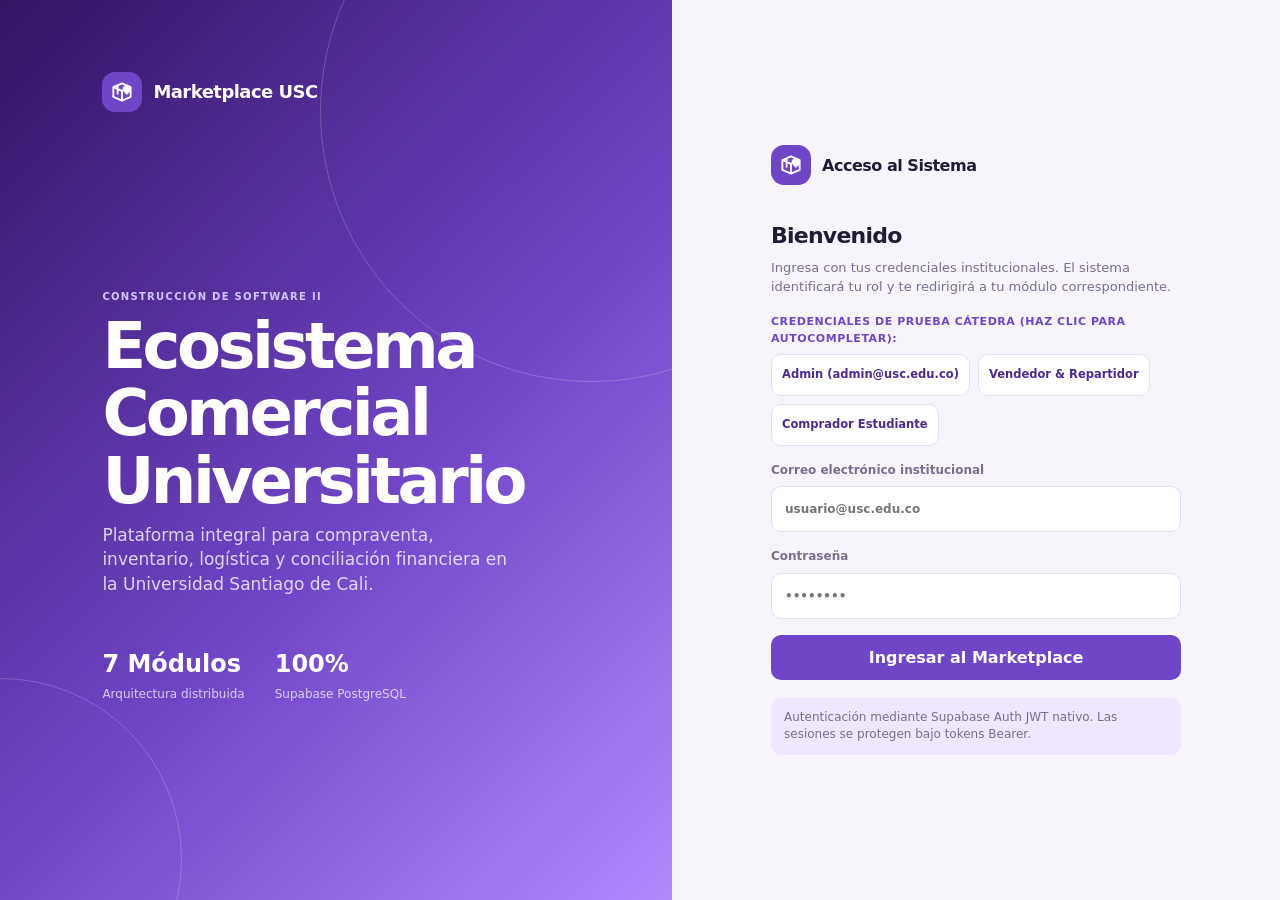
<file: frontend/login.html>
<!DOCTYPE html>
<html lang="es">
<head>
 <meta charset="utf-8">
 <meta name="viewport" content="width=device-width, initial-scale=1">
 <title>Marketplace USC | Inicio de Sesión</title>
 <link rel="stylesheet" href="styles/versand.css">
 <link rel="stylesheet" href="styles/app.css">
</head>
<body>
 <div class="login">
 <!-- Panel visual institucional USC -->
 <section class="login-visual">
 <div class="brand">
 <span class="brand-mark brand-mark-slot"></span>
 <span>Marketplace USC</span>
 <button type="button" class="mobile-login-toggle" id="mobileLoginToggle">Iniciar sesión</button>
 </div>

 <div class="visual-copy">
 <span class="eyebrow" style="color: #d5c5ff">Construcción de Software II</span>
 <h1>Ecosistema Comercial Universitario</h1>
 <p>Plataforma integral para compraventa, inventario, logística y conciliación financiera en la Universidad Santiago de Cali.</p>

 <div class="visual-stats">
 <div><strong>7 Módulos</strong><span>Arquitectura distribuida</span></div>
 <div><strong>100%</strong><span>Supabase PostgreSQL</span></div>
 </div>
 </div>
 </section>

 <!-- Panel de autenticación JWT -->
 <section class="login-panel">
 <form id="loginForm" class="login-box">
 <div class="brand">
 <span class="brand-mark brand-mark-slot"></span>
 <span>Acceso al Sistema</span>
 </div>
 <h2>Bienvenido</h2>
 <p class="muted">Ingresa con tus credenciales institucionales. El sistema identificará tu rol y te redirigirá a tu módulo correspondiente.</p>

 <!-- Botones de credenciales de prueba oficiales -->
 <label class="field" style="margin-bottom: 8px;">
 <span style="font-size: 11px; text-transform: uppercase; letter-spacing: 0.05em; color: var(--brand); font-weight: 800;">
 Credenciales de Prueba Cátedra (Haz clic para autocompletar):
 </span>
 <div style="display: flex; gap: 8px; flex-wrap: wrap; margin-top: 6px;">
 <button type="button" class="btn btn-soft" style="font-size: 11.5px; padding: 6px 10px;" id="btnFillAdmin">
 Admin (admin@usc.edu.co)
 </button>
 <button type="button" class="btn btn-soft" style="font-size: 11.5px; padding: 6px 10px;" id="btnFillVendedor">
 Vendedor & Repartidor
 </button>
 <button type="button" class="btn btn-soft" style="font-size: 11.5px; padding: 6px 10px;" id="btnFillComprador">
 Comprador Estudiante
 </button>
 </div>
 </label>

 <!-- Campos de credenciales -->
 <label class="field">
 Correo electrónico institucional
 <input id="email" type="email" placeholder="usuario@usc.edu.co" required>
 </label>

 <label class="field">
 Contraseña
 <input id="password" type="password" placeholder="••••••••" required>
 </label>

 <button class="btn btn-primary login-submit" type="submit" id="submitBtn">
 Ingresar al Marketplace
 </button>

 <div class="demo-note" id="loginStatus">
 Autenticación mediante Supabase Auth JWT nativo. Las sesiones se protegen bajo tokens Bearer.
 </div>
 </form>
 </section>
 </div>

 <script src="js/config.js"></script>
 <script src="js/auth.js"></script>
 <script src="js/ui.js"></script>

 <script>
 // Inicializar UI y logos
 UI.initTheme();
 document.querySelectorAll(".brand-mark-slot").forEach(slot => slot.innerHTML = UI.logoSvg);

 // Toggle móvil
 const mobileLoginToggle = document.querySelector("#mobileLoginToggle");
 mobileLoginToggle?.addEventListener("click", () => {
 document.querySelector(".login").classList.add("is-login-open");
 });

 // Autocompletado de prueba
 const emailInput = document.querySelector("#email");
 const passwordInput = document.querySelector("#password");

 document.querySelector("#btnFillAdmin").addEventListener("click", () => {
 emailInput.value = "admin@usc.edu.co";
 passwordInput.value = "Admin123!";
 });

 document.querySelector("#btnFillVendedor").addEventListener("click", () => {
 emailInput.value = "vendedor@usc.edu.co";
 passwordInput.value = "Vendedor123!";
 });

 document.querySelector("#btnFillComprador").addEventListener("click", () => {
 emailInput.value = "comprador@usc.edu.co";
 passwordInput.value = "Comprador123!";
 });

 // Enviar Login
 const loginForm = document.querySelector("#loginForm");
 const submitBtn = document.querySelector("#submitBtn");
 const loginStatus = document.querySelector("#loginStatus");

 loginForm.addEventListener("submit", async (e) => {
 e.preventDefault();
 const email = emailInput.value.trim();
 const password = passwordInput.value;

 submitBtn.disabled = true;
 submitBtn.textContent = "Verificando credenciales...";
 loginStatus.textContent = "Autenticando contra Supabase...";

 try {
 const { user } = await Auth.login(email, password);
 loginStatus.style.color = "var(--success)";
 loginStatus.textContent = `¡Bienvenido, ${user.nombre}! Redirigiendo según tu rol (${user.rol})...`;
 UI.toast(`Sesión iniciada como ${user.rol}`, "success");

 setTimeout(() => {
 Auth.redirectByRole();
 }, 800);
 } catch (err) {
 submitBtn.disabled = false;
 submitBtn.textContent = "Ingresar al Marketplace";
 loginStatus.style.color = "var(--danger)";
 loginStatus.textContent = `Error: ${err.message}`;
 UI.toast(err.message, "danger");
 }
 });
 </script>
</body>
</html>
</file>
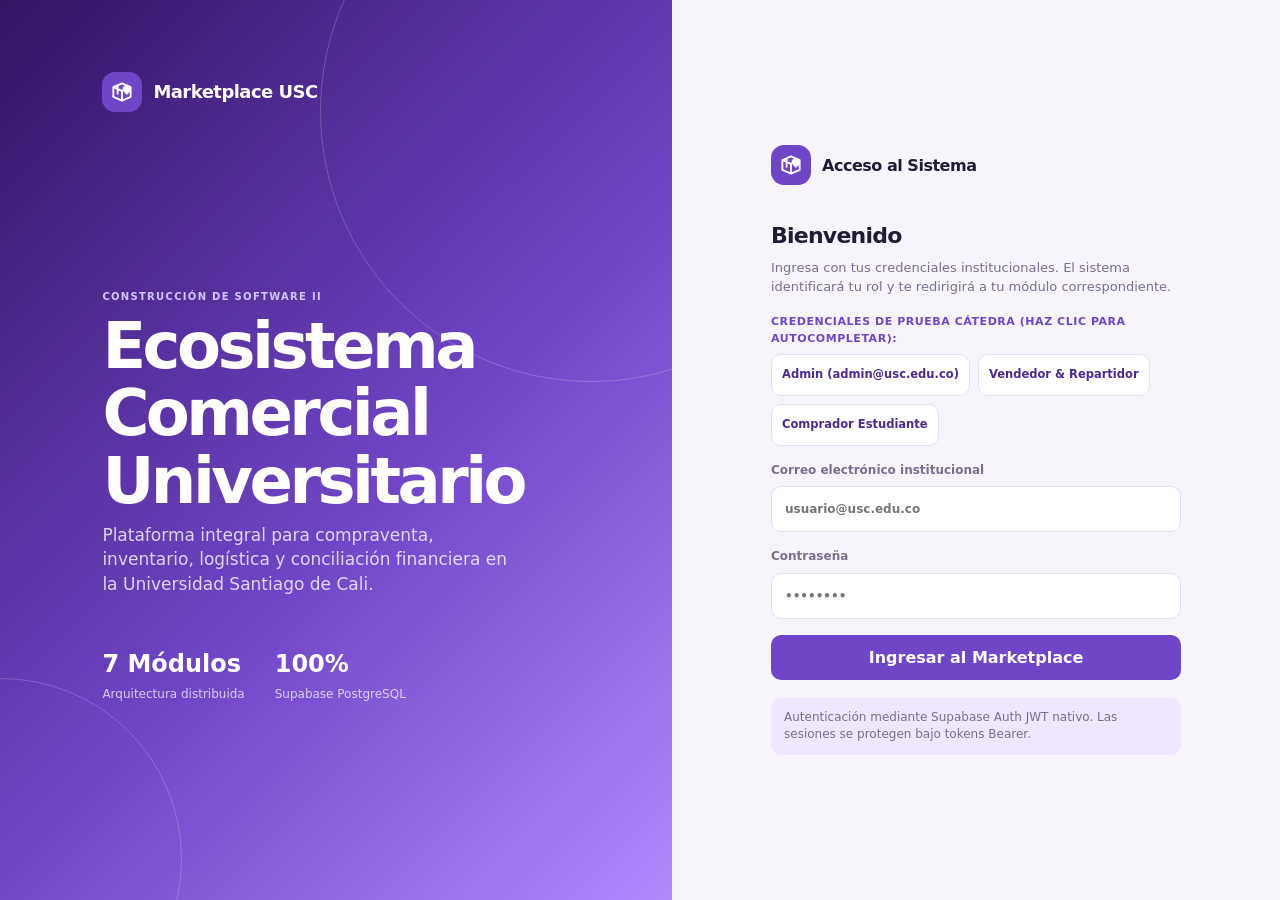
<file: frontend/notifications.html>
<!DOCTYPE html>
<html lang="es">
<head>
 <meta charset="utf-8">
 <meta name="viewport" content="width=device-width, initial-scale=1">
 <title>Marketplace USC | Notificaciones</title>
 <link rel="stylesheet" href="styles/versand.css">
 <link rel="stylesheet" href="styles/app.css">
</head>
<body>
 <div class="shell">
 <aside class="sidebar">
 <div class="brand">
 <span class="brand-mark brand-mark-slot"></span>
 <span>Marketplace USC</span>
 </div>
 <span class="side-label">Exploración</span>
 <nav class="nav">
 <a href="catalog.html"><button style="width:100%; text-align:left;">Catálogo General</button></a>
 <a href="cart.html"><button style="width:100%; text-align:left;">Mi Carrito</button></a>
 <a href="orders.html"><button style="width:100%; text-align:left;">Mis Pedidos</button></a>
 <a href="tracking.html"><button style="width:100%; text-align:left;">Seguimiento</button></a>
 <a href="notifications.html" class="active"><button class="active" style="width:100%; text-align:left;">Notificaciones</button></a>
 </nav>
 <div class="sidebar-footer">
 Universidad Santiago de Cali<br>
 <strong style="color: var(--brand)">Equipo 3: Notificaciones</strong>
 </div>
 </aside>

 <section class="main">
 <header class="topbar">
 <div class="topbar-title">
 <b>Centro de Notificaciones</b>
 <span>Avisos de órdenes, pagos, envíos y alertas contables</span>
 </div>
 <div class="top-actions">
 <button class="theme-toggle-btn icon-btn"></button>
 <div class="avatar" id="headerAvatar">US</div>
 <span style="font-size:13px; font-weight:700;" id="headerUserName">Usuario</span>
 <button class="btn btn-soft" id="logoutBtn">Salir</button>
 </div>
 </header>

 <main class="content">
 <div class="page-head">
 <div>
 <span class="eyebrow">Equipo 3: Notificaciones (FastAPI Backend)</span>
 <h1>Avisos y Eventos en Plataforma</h1>
 <p class="lead">Actualizaciones automáticas disparadas por eventos de compras, logística y tesorería.</p>
 </div>
 <div class="page-actions">
 <button class="btn btn-soft" id="markAllReadBtn">Marcar todas como leídas</button>
 </div>
 </div>

 <div class="card panel">
 <div class="panel-head">
 <h2>Bandeja de Avisos</h2>
 <span class="muted" id="notifStatusCount">Consultando avisos...</span>
 </div>

 <div id="notifListContainer" style="display: flex; flex-direction: column; gap: 12px;">
 <p style="text-align: center; color: var(--muted); padding: 30px;">Cargando notificaciones desde el microservicio...</p>
 </div>
 </div>
 </main>
 </section>
 </div>

 <script src="js/config.js"></script>
 <script src="js/auth.js"></script>
 <script src="js/api.js"></script>
 <script src="js/ui.js"></script>

 <script>
 document.addEventListener("DOMContentLoaded", async () => {
 if (!Auth.requireAuth()) return;
 UI.initHeader("notifications");

 const user = Auth.getUser();
 const notifListContainer = document.querySelector("#notifListContainer");
 const notifStatusCount = document.querySelector("#notifStatusCount");
 const markAllReadBtn = document.querySelector("#markAllReadBtn");

 let notifications = [];

 async function fetchNotifications() {
 try {
 // Primero intentamos consultar al microservicio FastAPI en el puerto 8003
 const msUrl = `${CONFIG.services.notifications}/notificaciones/usuario/${user.id}`;
 notifications = await API.request(msUrl).catch(async () => {
 // Fallback directo a Supabase
 return await API.supabaseTable("notif_mensajes", `?usuario_id=eq.${user.id}&order=creado_en.desc`);
 });

 renderNotifications();
 } catch (err) {
 notifListContainer.innerHTML = `
 <div style="text-align: center; padding: 40px; color: var(--muted);">
 <h3>No hay avisos recientes</h3>
 <p>Las notificaciones se generan automáticamente cuando compras, vendes o se actualizan tus envíos.</p>
 </div>
 `;
 notifStatusCount.textContent = "0 avisos";
 }
 }

 function getBadgeForType(tipo) {
 const badges = {
 "ORDEN_CREADA": '<span class="badge badge-soft"> Orden Creada</span>',
 "PAGO_APROBADO": '<span class="badge badge-success"> Pago Aprobado</span>',
 "PAGO_RECHAZADO": '<span class="badge badge-danger"> Pago Rechazado</span>',
 "ENVIO_EN_TRANSITO": '<span class="badge badge-warning"> En Tránsito</span>',
 "ENVIO_ENTREGADO": '<span class="badge badge-success"> Entregado</span>',
 "STOCK_BAJO": '<span class="badge badge-warning"> Stock Bajo</span>',
 "ESCROW_LIBERADO": '<span class="badge badge-success"> Fondos Liberados</span>',
 "INCIDENCIA_PQR": '<span class="badge badge-danger"> Incidencia PQR</span>'
 };
 return badges[tipo] || `<span class="badge">${tipo}</span>`;
 }

 function renderNotifications() {
 if (!Array.isArray(notifications) || notifications.length === 0) {
 notifListContainer.innerHTML = `
 <div style="text-align: center; padding: 40px; color: var(--muted);">
 <h3>Bandeja al día</h3>
 <p>No tienes notificaciones pendientes.</p>
 </div>
 `;
 notifStatusCount.textContent = "0 avisos";
 return;
 }

 const unread = notifications.filter(n => !n.leido).length;
 notifStatusCount.textContent = `${notifications.length} avisos (${unread} sin leer)`;

 notifListContainer.innerHTML = notifications.map(n => `
 <div class="card" style="padding: 16px 20px; border-left: 4px solid ${n.leido ? 'var(--line)' : 'var(--brand)'}; background: ${n.leido ? 'var(--surface)' : 'var(--brand-soft)'}; display: flex; justify-content: space-between; align-items: flex-start; gap: 14px;">
 <div style="flex: 1;">
 <div style="display: flex; align-items: center; gap: 10px; margin-bottom: 6px;">
 ${getBadgeForType(n.tipo)}
 <strong style="color: var(--ink); font-size: 14px;">${n.titulo}</strong>
 </div>
 <p style="font-size: 13px; color: var(--ink); line-height: 1.45; margin-bottom: 6px;">${n.mensaje}</p>
 <span class="muted" style="font-size: 11.5px;">${API.formatDate(n.creado_en)}</span>
 </div>
 ${!n.leido ? `
 <button class="btn btn-soft btn-mark-read" data-id="${n.id}" style="font-size: 11px; padding: 4px 8px; white-space: nowrap;">
 Marcar leída
 </button>
 ` : ''}
 </div>
 `).join("");

 document.querySelectorAll(".btn-mark-read").forEach(btn => {
 btn.addEventListener("click", async () => {
 const id = btn.dataset.id;
 try {
 // Actualizar en backend o Supabase
 await API.supabaseUpdate("notif_mensajes", `?id=eq.${id}`, { leido: true, leido_en: new Date().toISOString() });
 UI.toast("Aviso marcado como leído", "info");
 fetchNotifications();
 } catch (e) {
 UI.toast("Error al actualizar", "danger");
 }
 });
 });
 }

 markAllReadBtn.addEventListener("click", async () => {
 try {
 await API.supabaseUpdate("notif_mensajes", `?usuario_id=eq.${user.id}`, { leido: true, leido_en: new Date().toISOString() });
 UI.toast("Todas las notificaciones marcadas como leídas", "success");
 fetchNotifications();
 } catch (e) {
 UI.toast("Error al marcar todas", "danger");
 }
 });

 await fetchNotifications();
 });
 </script>
</body>
</html>
</file>
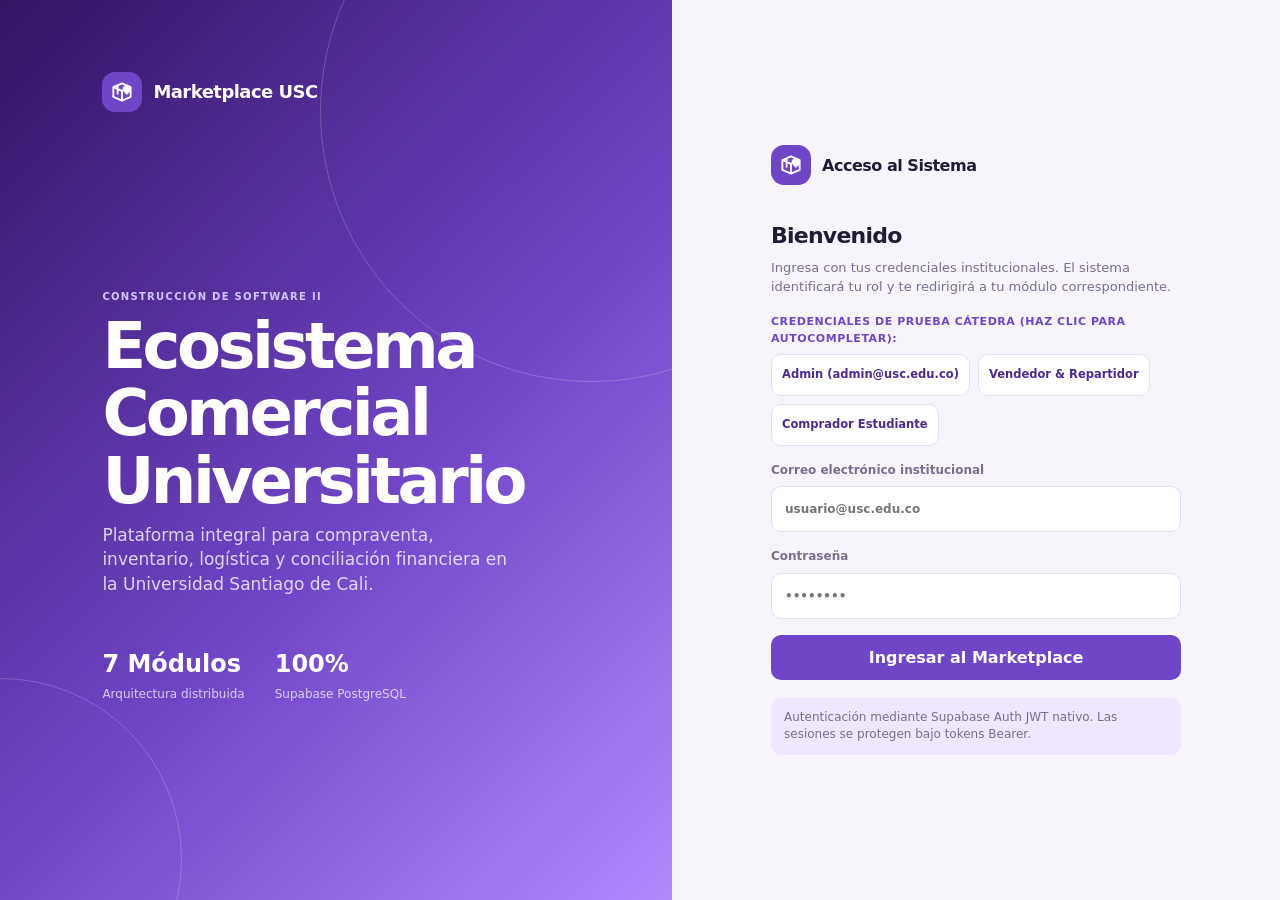
<file: frontend/orders.html>
<!DOCTYPE html>
<html lang="es">
<head>
 <meta charset="utf-8">
 <meta name="viewport" content="width=device-width, initial-scale=1">
 <title>Marketplace USC | Historial de Pedidos</title>
 <link rel="stylesheet" href="styles/versand.css">
 <link rel="stylesheet" href="styles/app.css">
</head>
<body>
 <div class="shell">
 <aside class="sidebar">
 <div class="brand">
 <span class="brand-mark brand-mark-slot"></span>
 <span>Marketplace USC</span>
 </div>
 <span class="side-label">Exploración</span>
 <nav class="nav">
 <a href="catalog.html"><button style="width:100%; text-align:left;">Catálogo General</button></a>
 <a href="cart.html"><button style="width:100%; text-align:left;">Mi Carrito</button></a>
 <a href="orders.html" class="active"><button class="active" style="width:100%; text-align:left;">Mis Pedidos</button></a>
 <a href="tracking.html"><button style="width:100%; text-align:left;">Seguimiento</button></a>
 <a href="notifications.html"><button style="width:100%; text-align:left;">Notificaciones</button></a>
 </nav>
 <div class="sidebar-footer">
 Universidad Santiago de Cali<br>
 <strong style="color: var(--brand)">Equipo 1: Órdenes</strong>
 </div>
 </aside>

 <section class="main">
 <header class="topbar">
 <div class="topbar-title">
 <b>Gestión de Pedidos</b>
 <span>Historial de compras y trazabilidad de estados</span>
 </div>
 <div class="top-actions">
 <button class="theme-toggle-btn icon-btn"></button>
 <a href="notifications.html" class="icon-btn" style="position:relative; text-decoration:none;">

 <span class="badge-count" id="notifBadge" style="position:absolute; top:-4px; right:-4px; display:none;">0</span>
 </a>
 <div class="avatar" id="headerAvatar">US</div>
 <span style="font-size:13px; font-weight:700;" id="headerUserName">Usuario</span>
 <button class="btn btn-soft" id="logoutBtn">Salir</button>
 </div>
 </header>

 <main class="content">
 <div class="page-head">
 <div>
 <span class="eyebrow">Equipo 1: Órdenes & Envíos</span>
 <h1>Mis Pedidos y Comprobantes</h1>
 <p class="lead">Revisa el estado de tus compras, descarga comprobantes y gestiona devoluciones o reintentos.</p>
 </div>
 </div>

 <!-- Filtros de estado -->
 <div class="card" style="padding: 12px 18px; margin-bottom: 20px; display: flex; gap: 10px; flex-wrap: wrap;">
 <button class="btn btn-soft active order-filter" data-status="">Todos</button>
 <button class="btn btn-soft order-filter" data-status="CONFIRMADA">Confirmadas</button>
 <button class="btn btn-soft order-filter" data-status="EN_PREPARACION">En Preparación</button>
 <button class="btn btn-soft order-filter" data-status="ENVIADA">Enviadas</button>
 <button class="btn btn-soft order-filter" data-status="ENTREGADA">Entregadas</button>
 <button class="btn btn-soft order-filter" data-status="CANCELADA">Canceladas</button>
 </div>

 <!-- Tabla de pedidos -->
 <div class="card panel">
 <div class="panel-head">
 <h2>Listado de Pedidos</h2>
 <span class="muted" id="ordersCount">Cargando pedidos...</span>
 </div>

 <div style="overflow-x: auto;">
 <table class="table" style="width: 100%;">
 <thead>
 <tr>
 <th>N° de Orden</th>
 <th>Fecha</th>
 <th>Destino</th>
 <th>Total COP</th>
 <th>Estado</th>
 <th>Acciones</th>
 </tr>
 </thead>
 <tbody id="ordersTableBody">
 <tr>
 <td colspan="6" style="text-align:center; padding:30px; color:var(--muted);">
 Cargando pedidos desde Supabase...
 </td>
 </tr>
 </tbody>
 </table>
 </div>
 </div>
 </main>
 </section>
 </div>

 <script src="js/config.js"></script>
 <script src="js/auth.js"></script>
 <script src="js/api.js"></script>
 <script src="js/cart-store.js"></script>
 <script src="js/ui.js"></script>

 <script>
 document.addEventListener("DOMContentLoaded", async () => {
 if (!Auth.requireAuth()) return;
 UI.initHeader("orders");

 const user = Auth.getUser();
 const role = Auth.getRole();
 const ordersTableBody = document.querySelector("#ordersTableBody");
 const ordersCount = document.querySelector("#ordersCount");
 let allOrders = [];

 async function loadOrders() {
 try {
 let filter = "";
 if (role === "COMPRADOR") {
 filter = `?comprador_id=eq.${user.id}&order=creado_en.desc`;
 } else if (role === "VENDEDOR") {
 filter = `?vendedor_id=eq.${user.id}&order=creado_en.desc`;
 } else {
 filter = `?order=creado_en.desc&limit=50`;
 }

 const res = await API.supabaseTable("ord_pedidos", filter);
 allOrders = Array.isArray(res) ? res : [];
 renderOrders("");
 } catch (err) {
 ordersTableBody.innerHTML = `
 <tr>
 <td colspan="6" style="text-align:center; padding:30px; color:var(--muted);">
 Aún no hay pedidos registrados o la tabla 'ord_pedidos' está en creación en Supabase.
 </td>
 </tr>
 `;
 ordersCount.textContent = "0 pedidos";
 }
 }

 function getBadge(status) {
 const badges = {
 "PENDIENTE_PAGO": '<span class="badge badge-warning">Pendiente Pago</span>',
 "CONFIRMADA": '<span class="badge badge-soft">Confirmada</span>',
 "EN_PREPARACION": '<span class="badge badge-soft">En Preparación</span>',
 "LISTA_DESPACHO": '<span class="badge badge-soft">Lista Despacho</span>',
 "ENVIADA": '<span class="badge badge-warning">Enviada </span>',
 "ENTREGADA": '<span class="badge badge-success">Entregada </span>',
 "CANCELADA": '<span class="badge badge-danger">Cancelada</span>',
 "DEVOLUCION_SOLICITADA": '<span class="badge badge-danger">Devolución</span>'
 };
 return badges[status] || `<span class="badge">${status}</span>`;
 }

 function renderOrders(statusFilter) {
 let filtered = allOrders;
 if (statusFilter) {
 filtered = filtered.filter(o => o.estado === statusFilter);
 }

 ordersCount.textContent = `${filtered.length} órdenes encontradas`;

 if (filtered.length === 0) {
 ordersTableBody.innerHTML = `
 <tr>
 <td colspan="6" style="text-align:center; padding:40px; color:var(--muted);">
 No se encontraron pedidos con este filtro.
 </td>
 </tr>
 `;
 return;
 }

 ordersTableBody.innerHTML = filtered.map(order => `
 <tr>
 <td>
 <strong>${order.numero_orden}</strong>
 </td>
 <td style="font-size:12.5px; color:var(--muted);">${API.formatDate(order.creado_en)}</td>
 <td style="font-size:12.5px;">${order.ciudad_entrega || 'Cali'}</td>
 <td><strong>${API.formatCOP(order.total)}</strong></td>
 <td>${getBadge(order.estado)}</td>
 <td>
 <div style="display:flex; gap:6px;">
 <a href="tracking.html?orderId=${order.id}" class="btn btn-soft" style="font-size:11px; padding:4px 8px;">
 Trazabilidad
 </a>
 <button type="button" class="btn btn-soft btn-download-receipt" data-id="${order.id}" style="font-size:11px; padding:4px 8px;">
 Comprobante
 </button>
 </div>
 </td>
 </tr>
 `).join("");

 document.querySelectorAll(".btn-download-receipt").forEach(btn => {
 btn.addEventListener("click", () => {
 const id = btn.dataset.id;
 const o = allOrders.find(ord => ord.id === id);
 alert(`Comprobante Oficial Marketplace USC\n\nOrden: ${o.numero_orden}\nFecha: ${API.formatDate(o.creado_en)}\nTotal: ${API.formatCOP(o.total)}\nMoneda: COP\nEstado: ${o.estado}\n\nConforme a la Ley 1581 de 2012 de Colombia.`);
 });
 });
 }

 // Filtros
 document.querySelectorAll(".order-filter").forEach(btn => {
 btn.addEventListener("click", () => {
 document.querySelectorAll(".order-filter").forEach(b => b.classList.remove("active"));
 btn.classList.add("active");
 renderOrders(btn.dataset.status);
 });
 });

 await loadOrders();
 });
 </script>
</body>
</html>
</file>
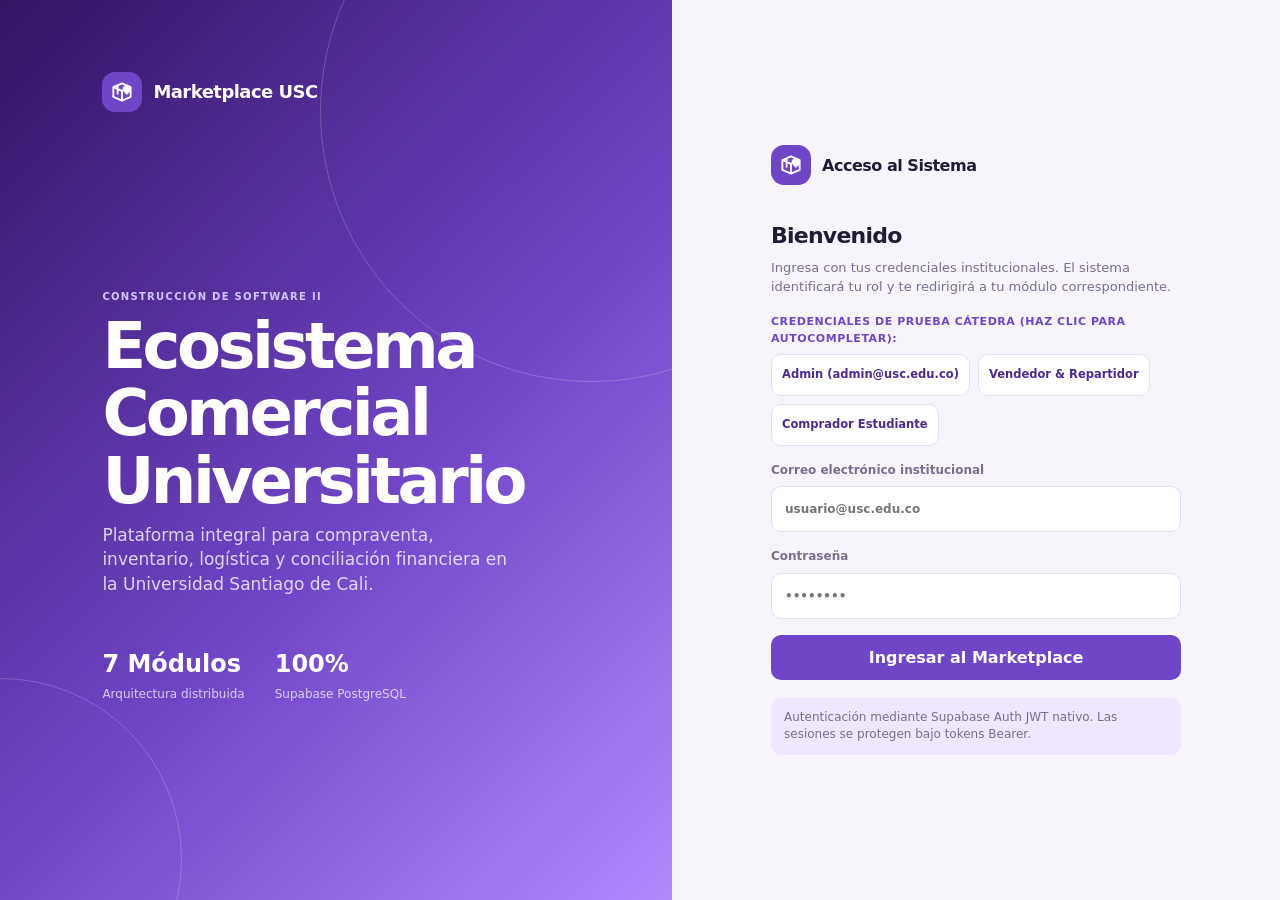
<file: frontend/seller-dashboard.html>
<!DOCTYPE html>
<html lang="es">
<head>
 <meta charset="utf-8">
 <meta name="viewport" content="width=device-width, initial-scale=1">
 <title>Marketplace USC | Panel Vendedor & Repartidor</title>
 <link rel="stylesheet" href="styles/versand.css">
 <link rel="stylesheet" href="styles/app.css">
</head>
<body>
 <div class="shell">
 <aside class="sidebar">
 <div class="brand">
 <span class="brand-mark brand-mark-slot"></span>
 <span>Marketplace USC</span>
 </div>
 <span class="side-label">Panel Operativo</span>
 <nav class="nav">
 <a href="seller-dashboard.html" class="active"><button class="active" style="width:100%; text-align:left;">Dashboard Vendedor</button></a>
 <a href="catalog.html"><button style="width:100%; text-align:left;">Ir a Vista Comprador</button></a>
 <a href="admin-accounting.html"><button style="width:100%; text-align:left;">Finanzas & Escrow</button></a>
 <a href="notifications.html"><button style="width:100%; text-align:left;">Notificaciones</button></a>
 </nav>
 <div class="sidebar-footer">
 Universidad Santiago de Cali<br>
 <strong style="color: var(--brand)">Rol Dual: Vendedor / Repartidor</strong>
 </div>
 </aside>

 <section class="main">
 <header class="topbar">
 <div class="topbar-title">
 <b>Panel de Gestión de Ventas y Reparto</b>
 <span>Administración de inventario, despacho de guías y saldo Escrow</span>
 </div>
 <div class="top-actions">
 <button class="theme-toggle-btn icon-btn"></button>
 <div class="avatar" id="headerAvatar">VE</div>
 <span style="font-size:13px; font-weight:700;" id="headerUserName">Vendedor USC</span>
 <span class="badge badge-warning" id="headerRoleBadge">VENDEDOR / REPARTIDOR</span>
 <button class="btn btn-soft" id="logoutBtn">Salir</button>
 </div>
 </header>

 <main class="content">
 <div class="page-head">
 <div>
 <span class="eyebrow">Operación Comercial & Logística</span>
 <h1>Centro de Control del Vendedor</h1>
 <p class="lead">Publica artículos, monitorea el stock mínimo, gestiona entregas con evidencia y revisa tus saldos.</p>
 </div>
 <div class="page-actions">
 <button class="btn btn-primary" id="openNewProductModalBtn">+ Nuevo Producto</button>
 </div>
 </div>

 <!-- Tarjetas de Métricas Rápidas -->
 <div class="kpi-grid">
 <article class="card kpi">
 <span class="kpi-label">Productos Activos</span>
 <div class="kpi-value" id="kpiProducts">0</div>
 <span class="trend up">En catálogo USC</span>
 </article>
 <article class="card kpi">
 <span class="kpi-label">Órdenes por Despachar</span>
 <div class="kpi-value" id="kpiOrdersPending" style="color: var(--warning)">0</div>
 <span class="trend down">Requieren empaque o envío</span>
 </article>
 <article class="card kpi">
 <span class="kpi-label">Saldo en Custodia (Escrow)</span>
 <div class="kpi-value" id="kpiEscrow" style="color: var(--brand); font-size:22px;">$ 0</div>
 <span class="trend up">Retención hasta entrega + 72h</span>
 </article>
 <article class="card kpi">
 <span class="kpi-label">Saldo Disponible</span>
 <div class="kpi-value" id="kpiBalance" style="color: var(--success); font-size:22px;">$ 0</div>
 <span class="trend up">Neto disponible para retiro</span>
 </article>
 </div>

 <!-- Pestañas de Gestión -->
 <div class="role-cards" style="margin: 24px 0 16px;">
 <button type="button" class="role-card active dash-tab" data-tab="tabProducts">
 <b> Mi Inventario de Productos</b>
 <span>Precios, existencias y alertas de stock bajo</span>
 </button>
 <button type="button" class="role-card dash-tab" data-tab="tabLogistics">
 <b> Logística de Despachos & Reparto</b>
 <span>Generar guías, cambiar estados y registrar entrega física</span>
 </button>
 </div>

 <!-- Contenido Tab 1: Inventario -->
 <div id="tabProducts" class="tab-pane">
 <div class="card panel">
 <div class="panel-head">
 <h2>Artículos Publicados</h2>
 <span class="muted" id="inventoryCount">0 productos registrados</span>
 </div>
 <div style="overflow-x: auto;">
 <table class="table" style="width: 100%;">
 <thead>
 <tr>
 <th>SKU</th>
 <th>Nombre</th>
 <th>Precio COP</th>
 <th>Stock Actual</th>
 <th>Estado Stock</th>
 <th>Acciones</th>
 </tr>
 </thead>
 <tbody id="sellerProductsTable">
 <tr>
 <td colspan="6" style="text-align:center; padding:30px; color:var(--muted);">
 Cargando inventario desde Supabase...
 </td>
 </tr>
 </tbody>
 </table>
 </div>
 </div>
 </div>

 <!-- Contenido Tab 2: Despacho y Reparto -->
 <div id="tabLogistics" class="tab-pane" style="display: none;">
 <div class="card panel">
 <div class="panel-head">
 <h2>Órdenes Recibidas para Despacho</h2>
 <span class="muted">Cambia el estado conforme preparas y entregas en el campus</span>
 </div>
 <div style="overflow-x: auto;">
 <table class="table" style="width: 100%;">
 <thead>
 <tr>
 <th>N° Orden</th>
 <th>Destino</th>
 <th>Total</th>
 <th>Estado Pedido</th>
 <th>Acción Logística (Repartidor)</th>
 </tr>
 </thead>
 <tbody id="sellerOrdersTable">
 <tr>
 <td colspan="5" style="text-align:center; padding:30px; color:var(--muted);">
 Cargando órdenes recibidas...
 </td>
 </tr>
 </tbody>
 </table>
 </div>
 </div>
 </div>
 </main>
 </section>
 </div>

 <!-- Modal para Crear Nuevo Producto -->
 <div class="modal-overlay" id="productModal">
 <div class="modal-box">
 <div class="modal-header">
 <h3>Publicar Nuevo Producto</h3>
 <button type="button" class="icon-btn" id="closeProductModalBtn">&times;</button>
 </div>
 <form id="newProductForm">
 <label class="field">
 SKU / Código Único
 <input type="text" id="pSku" placeholder="Ej. LAP-USC-001" required>
 </label>
 <label class="field">
 Nombre del Producto
 <input type="text" id="pNombre" placeholder="Ej. Calculadora Científica FX-991" required>
 </label>
 <label class="field">
 Categoría
 <select id="pCategoria" style="width:100%; padding:10px; border:1px solid var(--line); border-radius:10px; background:var(--canvas); color:var(--ink);" required></select>
 </label>
 <div style="display:grid; grid-template-columns: 1fr 1fr; gap:12px;">
 <label class="field">
 Precio COP
 <input type="number" id="pPrecio" min="100" placeholder="Ej. 120000" required>
 </label>
 <label class="field">
 Stock Inicial
 <input type="number" id="pStock" min="0" placeholder="Ej. 15" required>
 </label>
 </div>
 <label class="field">
 URL de la Imagen (JPG/PNG < 2MB)
 <input type="url" id="pImagen" placeholder="https://ejemplo.com/foto.jpg">
 </label>
 <label class="field">
 Descripción del Artículo
 <textarea id="pDesc" rows="3" style="width:100%; padding:10px; border:1px solid var(--line); border-radius:10px; background:var(--canvas); color:var(--ink);" placeholder="Estado, especificaciones, garantía universitaria..."></textarea>
 </label>
 <button type="submit" class="btn btn-primary" style="width:100%; margin-top:10px;" id="saveProductBtn">
 Publicar en Catálogo
 </button>
 </form>
 </div>
 </div>

 <script src="js/config.js"></script>
 <script src="js/auth.js"></script>
 <script src="js/api.js"></script>
 <script src="js/ui.js"></script>

 <script>
 document.addEventListener("DOMContentLoaded", async () => {
 if (!Auth.requireAuth(["VENDEDOR", "ADMIN"])) return;
 UI.initHeader("seller");

 const user = Auth.getUser();

 // Pestañas
 const tabs = document.querySelectorAll(".dash-tab");
 tabs.forEach(tab => {
 tab.addEventListener("click", () => {
 tabs.forEach(t => t.classList.remove("active"));
 tab.classList.add("active");
 document.querySelectorAll(".tab-pane").forEach(p => p.style.display = "none");
 document.querySelector(`#${tab.dataset.tab}`).style.display = "block";
 });
 });

 // Cargar productos del vendedor
 async function loadSellerData() {
 try {
 // Consultar productos
 const prods = await API.supabaseTable("inv_productos", `?vendedor_id=eq.${user.id}&order=creado_en.desc`);
 const products = Array.isArray(prods) ? prods : [];
 document.querySelector("#kpiProducts").textContent = products.length;
 document.querySelector("#inventoryCount").textContent = `${products.length} productos`;

 const table = document.querySelector("#sellerProductsTable");
 if (products.length === 0) {
 table.innerHTML = `<tr><td colspan="6" style="text-align:center; padding:30px; color:var(--muted);">No has publicado productos aún. Usa el botón '+ Nuevo Producto'.</td></tr>`;
 } else {
 table.innerHTML = products.map(p => {
 const isOut = p.stock <= 0;
 const isLow = !isOut && p.stock <= (p.stock_minimo_alerta || 5);
 const badge = isOut 
 ? '<span class="badge badge-danger">Agotado</span>'
 : isLow 
 ? `<span class="badge badge-warning">Alerta: ${p.stock} unid.</span>`
 : `<span class="badge badge-success">${p.stock} unid.</span>`;

 return `
 <tr>
 <td><code>${p.sku}</code></td>
 <td><strong>${p.nombre}</strong></td>
 <td>${API.formatCOP(p.precio)}</td>
 <td>${p.stock}</td>
 <td>${badge}</td>
 <td>
 <button class="btn btn-soft btn-stock-add" data-id="${p.id}" data-stock="${p.stock}" style="font-size:11px; padding:4px 8px;">
 + Reponer Stock
 </button>
 </td>
 </tr>
 `;
 }).join("");

 document.querySelectorAll(".btn-stock-add").forEach(btn => {
 btn.addEventListener("click", async () => {
 const add = prompt("¿Cuántas unidades deseas agregar al stock existente?", "10");
 const qty = parseInt(add);
 if (qty > 0) {
 const newStock = parseInt(btn.dataset.stock) + qty;
 await API.supabaseUpdate("inv_productos", `?id=eq.${btn.dataset.id}`, { stock: newStock });
 UI.toast("Stock actualizado con éxito.", "success");
 loadSellerData();
 }
 });
 });
 }

 // Consultar órdenes del vendedor
 const ords = await API.supabaseTable("ord_pedidos", `?vendedor_id=eq.${user.id}&order=creado_en.desc`);
 const orders = Array.isArray(ords) ? ords : [];
 const pending = orders.filter(o => o.estado !== "ENTREGADA" && o.estado !== "CANCELADA").length;
 document.querySelector("#kpiOrdersPending").textContent = pending;

 const ordersTable = document.querySelector("#sellerOrdersTable");
 if (orders.length === 0) {
 ordersTable.innerHTML = `<tr><td colspan="5" style="text-align:center; padding:30px; color:var(--muted);">No has recibido órdenes de compra aún.</td></tr>`;
 } else {
 ordersTable.innerHTML = orders.map(o => `
 <tr>
 <td><strong>${o.numero_orden}</strong></td>
 <td style="font-size:12px;">${o.direccion_entrega}</td>
 <td><strong>${API.formatCOP(o.total)}</strong></td>
 <td><span class="badge badge-soft">${o.estado}</span></td>
 <td>
 <div style="display:flex; gap:6px;">
 ${o.estado === 'CONFIRMADA' ? `
 <button class="btn btn-soft btn-action-state" data-id="${o.id}" data-next="EN_PREPARACION" style="font-size:11px; padding:4px 8px;">
 Marcar Preparado
 </button>
 ` : ''}
 ${o.estado === 'EN_PREPARACION' ? `
 <button class="btn btn-soft btn-action-state" data-id="${o.id}" data-next="ENVIADA" style="font-size:11px; padding:4px 8px;">
 Iniciar Reparto
 </button>
 ` : ''}
 ${o.estado === 'ENVIADA' ? `
 <button class="btn btn-primary btn-action-deliver" data-id="${o.id}" style="font-size:11px; padding:4px 8px;">
 Confirmar Entrega
 </button>
 ` : ''}
 </div>
 </td>
 </tr>
 `).join("");

 document.querySelectorAll(".btn-action-state").forEach(b => {
 b.addEventListener("click", async () => {
 await API.supabaseUpdate("ord_pedidos", `?id=eq.${b.dataset.id}`, { estado: b.dataset.next });
 UI.toast(`Orden actualizada a ${b.dataset.next}`, "info");
 loadSellerData();
 });
 });

 document.querySelectorAll(".btn-action-deliver").forEach(b => {
 b.addEventListener("click", async () => {
 if (confirm("¿Confirmar entrega física con evidencia fotográfica y coordenadas de campus?")) {
 await API.supabaseUpdate("ord_pedidos", `?id=eq.${b.dataset.id}`, { estado: "ENTREGADA" });
 await API.supabaseUpdate("ent_seguimientos", `?pedido_id=eq.${b.dataset.id}`, { 
 estado_entrega: "ENTREGADO",
 fecha_entrega_real: new Date().toISOString()
 }).catch(() => {});
 UI.toast("¡Entrega registrada! Inicia periodo de retención Escrow de 72h o conformidad.", "success");
 loadSellerData();
 }
 });
 });
 }

 // Consultar saldo Escrow y Disponible (Equipo 6)
 const escrowRes = await API.supabaseTable("cont_escrow", `?vendedor_id=eq.${user.id}`);
 const escrowList = Array.isArray(escrowRes) ? escrowRes : [];
 const retenido = escrowList.filter(e => e.estado_escrow === "RETENIDO").reduce((sum, e) => sum + Number(e.monto_neto_vendedor), 0);
 const liberado = escrowList.filter(e => e.estado_escrow === "LIBERADO").reduce((sum, e) => sum + Number(e.monto_neto_vendedor), 0);
 document.querySelector("#kpiEscrow").textContent = API.formatCOP(retenido);
 document.querySelector("#kpiBalance").textContent = API.formatCOP(liberado);

 } catch (e) {
 console.warn("Carga de datos del vendedor:", e.message);
 }
 }

 // Modal Crear Producto
 const productModal = document.querySelector("#productModal");
 document.querySelector("#openNewProductModalBtn").addEventListener("click", async () => {
 productModal.classList.add("active");
 // Llenar categorías
 const cats = await API.supabaseTable("inv_categorias", "?activo=eq.true").catch(() => []);
 document.querySelector("#pCategoria").innerHTML = (cats || []).map(c => `<option value="${c.id}">${c.nombre}</option>`).join("");
 });

 document.querySelector("#closeProductModalBtn").addEventListener("click", () => {
 productModal.classList.remove("active");
 });

 document.querySelector("#newProductForm").addEventListener("submit", async (e) => {
 e.preventDefault();
 const saveBtn = document.querySelector("#saveProductBtn");
 saveBtn.disabled = true;
 saveBtn.textContent = "Guardando en Supabase...";

 try {
 await API.supabaseInsert("inv_productos", {
 vendedor_id: user.id,
 sku: document.querySelector("#pSku").value.trim(),
 nombre: document.querySelector("#pNombre").value.trim(),
 categoria_id: document.querySelector("#pCategoria").value || null,
 precio: Number(document.querySelector("#pPrecio").value),
 stock: parseInt(document.querySelector("#pStock").value),
 imagen_url: document.querySelector("#pImagen").value.trim() || null,
 descripcion: document.querySelector("#pDesc").value.trim()
 });

 UI.toast("¡Producto publicado exitosamente en el catálogo!", "success");
 productModal.classList.remove("active");
 document.querySelector("#newProductForm").reset();
 loadSellerData();
 } catch (err) {
 UI.toast("Error al crear producto: " + err.message, "danger");
 } finally {
 saveBtn.disabled = false;
 saveBtn.textContent = "Publicar en Catálogo";
 }
 });

 await loadSellerData();
 });
 </script>
</body>
</html>
</file>
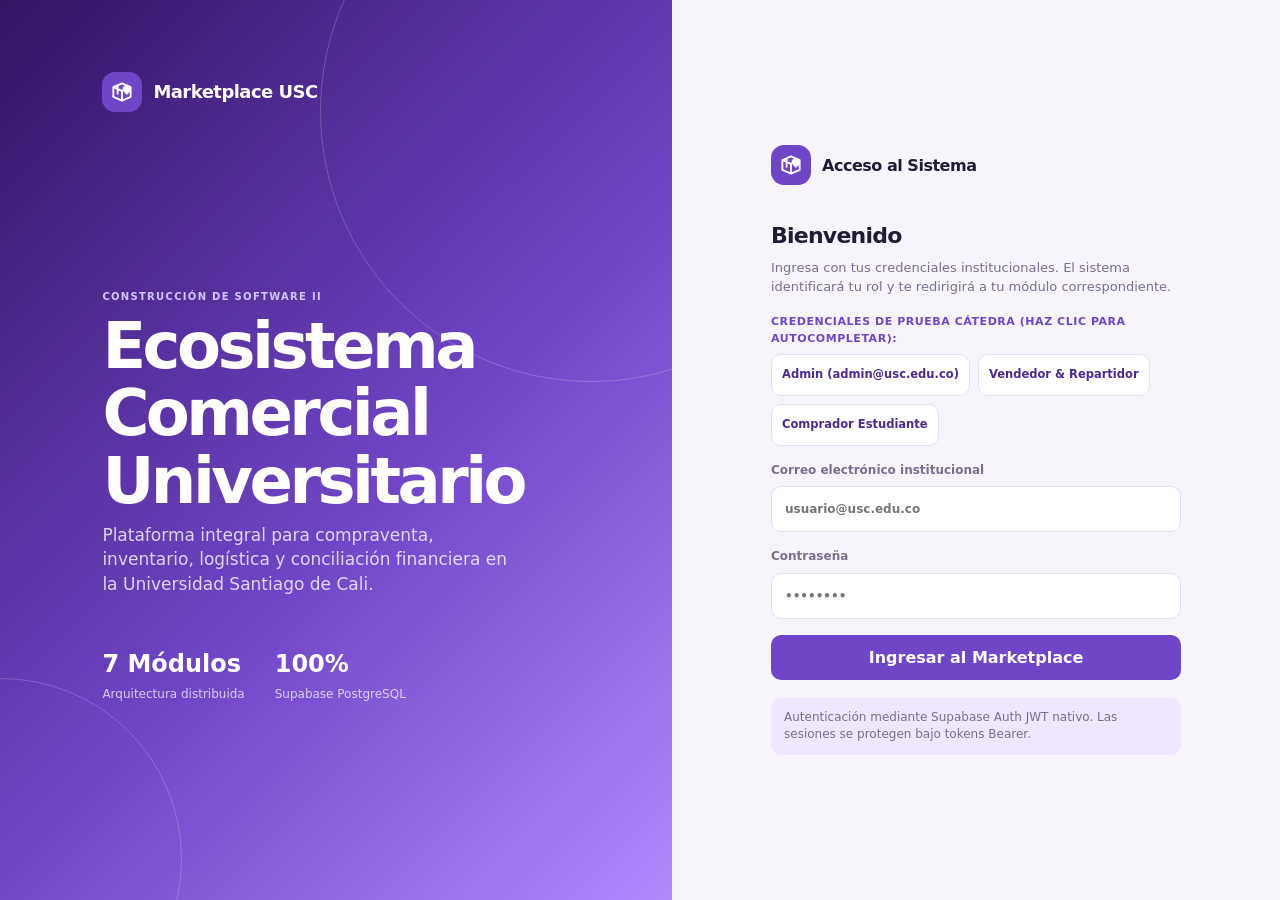
<file: frontend/tracking.html>
<!DOCTYPE html>
<html lang="es">
<head>
 <meta charset="utf-8">
 <meta name="viewport" content="width=device-width, initial-scale=1">
 <title>Marketplace USC | Seguimiento de Entregas</title>
 <link rel="stylesheet" href="styles/versand.css">
 <link rel="stylesheet" href="styles/app.css">
</head>
<body>
 <div class="shell">
 <aside class="sidebar">
 <div class="brand">
 <span class="brand-mark brand-mark-slot"></span>
 <span>Marketplace USC</span>
 </div>
 <span class="side-label">Exploración</span>
 <nav class="nav">
 <a href="catalog.html"><button style="width:100%; text-align:left;">Catálogo General</button></a>
 <a href="cart.html"><button style="width:100%; text-align:left;">Mi Carrito</button></a>
 <a href="orders.html"><button style="width:100%; text-align:left;">Mis Pedidos</button></a>
 <a href="tracking.html" class="active"><button class="active" style="width:100%; text-align:left;">Seguimiento</button></a>
 <a href="notifications.html"><button style="width:100%; text-align:left;">Notificaciones</button></a>
 </nav>
 <div class="sidebar-footer">
 Universidad Santiago de Cali<br>
 <strong style="color: var(--brand)">Equipo 5: Trazabilidad</strong>
 </div>
 </aside>

 <section class="main">
 <header class="topbar">
 <div class="topbar-title">
 <b>Seguimiento de Entregas & Logística</b>
 <span>Trazabilidad satelital en tiempo real</span>
 </div>
 <div class="top-actions">
 <button class="theme-toggle-btn icon-btn"></button>
 <div class="avatar" id="headerAvatar">US</div>
 <span style="font-size:13px; font-weight:700;" id="headerUserName">Usuario</span>
 <button class="btn btn-soft" id="logoutBtn">Salir</button>
 </div>
 </header>

 <main class="content">
 <div class="page-head">
 <div>
 <span class="eyebrow">Equipo 5: Seguimiento de Entregas</span>
 <h1>Trazabilidad de Envío</h1>
 <p class="lead">Supervisión paso a paso del despacho y confirmación de recepción protegida por Escrow.</p>
 </div>
 </div>

 <!-- Buscador de guía o selección de orden -->
 <div class="card" style="padding: 16px 20px; margin-bottom: 24px; display: flex; gap: 12px; align-items: center; flex-wrap: wrap;">
 <input type="text" id="guideInput" placeholder="Ingresa tu número de guía (Ej. GUIA-USC-123456)..." style="flex: 1; min-width: 260px; padding: 10px 14px; border: 1px solid var(--line); border-radius: 10px; background: var(--canvas); color: var(--ink);">
 <button class="btn btn-primary" id="searchGuideBtn" style="display:flex;align-items:center;gap:7px;"><svg viewBox="0 0 24 24" width="16" height="16" fill="none" stroke="currentColor" stroke-width="2.5" stroke-linecap="round" stroke-linejoin="round" aria-hidden="true"><circle cx="11" cy="11" r="8"/><path d="m21 21-4.35-4.35"/></svg>Consultar Guía</button>
 </div>

 <!-- Panel principal de seguimiento -->
 <div class="card panel" id="trackingDetailsCard">
 <div class="panel-head">
 <div>
 <h2 id="guideNumberLabel">Guía: GUIA-USC-582910</h2>
 <span class="muted" id="carrierLabel">Transportadora: Versand Express USC · En ruta a Cali</span>
 </div>
 <span class="badge badge-success" id="trackingStatusBadge">En Tránsito</span>
 </div>

 <!-- Alerta 48h si aplica -->
 <div id="alert48h" style="display:none; background: var(--warning-soft); border-left: 4px solid var(--warning); padding: 12px 16px; border-radius: 8px; margin-bottom: 20px; color: var(--warning);">
 <strong>En Verificación:</strong> Han transcurrido más de 48 horas sin registro de movimiento. El equipo de soporte está validando la ruta con la transportadora.
 </div>

 <!-- Línea de tiempo dinámica -->
 <div class="timeline" id="trackingTimeline">
 <div class="timeline-step completed" id="step1">
 <div class="timeline-dot"></div>
 <span class="timeline-label">Pago Confirmado</span>
 <span class="timeline-date" id="dateStep1">Hoy</span>
 </div>
 <div class="timeline-step completed" id="step2">
 <div class="timeline-dot"></div>
 <span class="timeline-label">Empacado</span>
 <span class="timeline-date" id="dateStep2">En bodega</span>
 </div>
 <div class="timeline-step active" id="step3">
 <div class="timeline-dot"></div>
 <span class="timeline-label">En Tránsito</span>
 <span class="timeline-date" id="dateStep3">Repartidor asignado</span>
 </div>
 <div class="timeline-step" id="step4">
 <div class="timeline-dot">4</div>
 <span class="timeline-label">Entregado</span>
 <span class="timeline-date" id="dateStep4">Estimado: Mañana</span>
 </div>
 </div>

 <!-- Información del Repartidor y Acciones Seguras -->
 <div style="display: grid; grid-template-columns: repeat(auto-fit, minmax(280px, 1fr)); gap: 20px; margin-top: 30px; border-top: 1px solid var(--line); padding-top: 20px;">
 <div>
 <h4 style="font-size: 15px; margin-bottom: 10px;">Repartidor Autorizado USC</h4>
 <p style="font-size: 13px; color: var(--muted); margin-bottom: 12px;">
 Identidad verificada por la universidad. Por seguridad, la comunicación telefónica se realiza con enmascaramiento de número.
 </p>
 <button class="btn btn-soft" id="maskedCallBtn" style="font-size: 12.5px;">
 Contactar al Repartidor (Llamada Enmascarada)
 </button>
 </div>

 <div style="background: var(--surface); border: 1px solid var(--line); border-radius: 12px; padding: 16px;">
 <h4 style="font-size: 15px; margin-bottom: 6px; color: var(--brand);">Regla de Escrow & Liberación</h4>
 <p style="font-size: 12.5px; color: var(--muted); line-height: 1.4; margin-bottom: 14px;">
 El dinero del vendedor permanece retenido en custodia. Se libera automáticamente <strong>a las 72 horas</strong> de la entrega o de forma inmediata cuando confirmas recepción conforme.
 </p>
 <div style="display: flex; gap: 8px; flex-wrap: wrap;">
 <button type="button" class="btn btn-primary" id="confirmConformityBtn" style="font-size: 12px; padding: 8px 12px;">
 Confirmar Recibido Conforme
 </button>
 <button type="button" class="btn btn-soft" id="reportPqrBtn" style="font-size: 12px; padding: 8px 12px; color: var(--danger); border-color: var(--danger);">
 Reportar Incidencia PQR
 </button>
 </div>
 </div>
 </div>

 <!-- Evidencia fotográfica -->
 <div style="margin-top: 24px; border-top: 1px solid var(--line); padding-top: 20px;">
 <h4 style="font-size: 15px; margin-bottom: 10px;">Evidencia Fotográfica de Entrega</h4>
 <div style="display: flex; gap: 16px; align-items: center; flex-wrap: wrap;">
 <div style="width: 140px; height: 100px; background: var(--canvas); border-radius: 10px; border: 1px dashed var(--line); display: flex; align-items: center; justify-content: center; font-size: 12px; color: var(--muted); text-align: center; padding: 8px;">
 Foto con marca de agua (Fecha, Hora, GPS)
 </div>
 <div style="font-size: 12.5px; color: var(--muted); line-height: 1.5;">
 Registrada al momento de entrega física en las coordenadas del campus USC.<br>
 Criptográficamente firmada mediante webhook HMAC SHA-256.
 </div>
 </div>
 </div>
 </div>
 </main>
 </section>
 </div>

 <script src="js/config.js"></script>
 <script src="js/auth.js"></script>
 <script src="js/api.js"></script>
 <script src="js/ui.js"></script>

 <script>
 document.addEventListener("DOMContentLoaded", async () => {
 if (!Auth.requireAuth()) return;
 UI.initHeader("tracking");

 const params = new URLSearchParams(window.location.search);
 const orderId = params.get("orderId");
 const guideParam = params.get("guia");

 const guideInput = document.querySelector("#guideInput");
 const searchGuideBtn = document.querySelector("#searchGuideBtn");
 const guideNumberLabel = document.querySelector("#guideNumberLabel");
 const trackingStatusBadge = document.querySelector("#trackingStatusBadge");
 const confirmConformityBtn = document.querySelector("#confirmConformityBtn");
 const reportPqrBtn = document.querySelector("#reportPqrBtn");
 const maskedCallBtn = document.querySelector("#maskedCallBtn");

 let activeTracking = null;

 async function loadTracking(targetQuery) {
 try {
 const res = await API.supabaseTable("ent_seguimientos", targetQuery);
 if (Array.isArray(res) && res.length > 0) {
 activeTracking = res[0];
 renderTracking(activeTracking);
 } else {
 guideNumberLabel.textContent = "Guía Activa: GUIA-USC-" + Math.floor(100000 + Math.random() * 900000);
 }
 } catch (e) {
 guideNumberLabel.textContent = "Guía de Prueba: GUIA-USC-Demo";
 }
 }

 function renderTracking(t) {
 guideNumberLabel.textContent = `Guía Oficial: ${t.numero_guia}`;
 trackingStatusBadge.textContent = t.estado_entrega.replace("_", " ");

 if (t.en_alerta_48h) {
 document.querySelector("#alert48h").style.display = "block";
 }

 // Actualizar pasos
 if (t.estado_entrega === "ENTREGADO") {
 document.querySelectorAll(".timeline-step").forEach(s => {
 s.classList.add("completed");
 s.classList.remove("active");
 });
 }
 }

 maskedCallBtn.addEventListener("click", () => {
 alert("Llamada enmascarada segura activada:\n\nTu número real permanece oculto para proteger tus datos personales conforme a la Ley 1581 de 2012.\n\nConectando con el repartidor...");
 });

 // Confirmar recibido conforme (libera Escrow en Equipo 6)
 confirmConformityBtn.addEventListener("click", async () => {
 if (!confirm("¿Confirmas que recibiste tu pedido completo y en perfecto estado? Al confirmar, se liberará el saldo en custodia al vendedor.")) return;

 try {
 confirmConformityBtn.disabled = true;
 confirmConformityBtn.textContent = "Liberando fondos Escrow...";

 // Actualizar seguimiento
 if (activeTracking?.pedido_id) {
 await API.supabaseUpdate("ent_seguimientos", `?pedido_id=eq.${activeTracking.pedido_id}`, {
 estado_entrega: "ENTREGADO",
 fecha_entrega_real: new Date().toISOString()
 }).catch(() => {});

 // Actualizar contabilidad Escrow (Equipo 6)
 await API.supabaseUpdate("cont_escrow", `?pedido_id=eq.${activeTracking.pedido_id}`, {
 estado_escrow: "LIBERADO",
 motivo_liberacion: "CONFORMIDAD_CLIENTE",
 fecha_liberacion_real: new Date().toISOString()
 }).catch(() => {});

 // Notificación al vendedor
 await API.supabaseInsert("notif_mensajes", {
 usuario_id: activeTracking.vendedor_id,
 tipo: "ESCROW_LIBERADO",
 titulo: "¡Fondos Liberados!",
 mensaje: `El comprador confirmó recepción conforme de la orden. Tu saldo neto fue transferido a tu saldo disponible.`
 }).catch(() => {});
 }

 UI.toast("¡Recepción confirmada y fondos liberados al vendedor exitosamente!", "success");
 confirmConformityBtn.textContent = " Confirmado";
 trackingStatusBadge.textContent = "Entregado";
 trackingStatusBadge.className = "badge badge-success";
 } catch (err) {
 UI.toast("Error al registrar conformidad: " + err.message, "danger");
 }
 });

 // Reportar PQR (congela fondos Escrow)
 reportPqrBtn.addEventListener("click", async () => {
 const razon = prompt("Describe la incidencia o motivo de la inconformidad para congelar los fondos del vendedor:");
 if (!razon) return;

 try {
 if (activeTracking?.pedido_id) {
 await API.supabaseUpdate("cont_escrow", `?pedido_id=eq.${activeTracking.pedido_id}`, {
 estado_escrow: "BLOQUEADO_PQR"
 }).catch(() => {});

 await API.supabaseInsert("notif_mensajes", {
 usuario_id: activeTracking.vendedor_id,
 tipo: "INCIDENCIA_PQR",
 titulo: "Incidencia PQR Registrada - Fondos Congelados",
 mensaje: `El comprador ha reportado una inconformidad: "${razon}". Los fondos quedan bloqueados hasta resolución del Administrador.`
 }).catch(() => {});
 }

 UI.toast("Incidencia radicada. Fondos en Escrow congelados prioritariamente.", "warning");
 } catch (e) {
 UI.toast("Error al radicar PQR.", "danger");
 }
 });

 if (orderId) {
 await loadTracking(`?pedido_id=eq.${orderId}`);
 } else if (guideParam) {
 guideInput.value = guideParam;
 await loadTracking(`?numero_guia=eq.${guideParam}`);
 } else {
 await loadTracking(`?limit=1`);
 }

 searchGuideBtn.addEventListener("click", () => {
 const val = guideInput.value.trim();
 if (val) loadTracking(`?numero_guia=eq.${val}`);
 });
 });
 </script>
</body>
</html>
</file>
<file: frontend/styles/versand.css>
:root{--ink:#211b35;--muted:#786f8f;--line:#e6e0f0;--surface:#fff;--canvas:#f7f5fb;--brand:#7046c8;--brand-dark:#4c2993;--brand-soft:#eee7ff;--violet:#a074ee;--warning:#a2660a;--warning-soft:#fff2d9;--danger:#b84b63;--danger-soft:#ffe8ed;--success:#247c63;--success-soft:#e2f6ee;--shadow:0 16px 42px rgba(57,32,107,.1);font-family:Inter,ui-sans-serif,system-ui,-apple-system,"Segoe UI",sans-serif}
[data-theme=dark]{--ink:#f5f1ff;--muted:#afa5c5;--line:#382e50;--surface:#19132a;--canvas:#0e0a18;--brand:#b18aff;--brand-dark:#e2d5ff;--brand-soft:#2b1d48;--violet:#8c67dd;--warning:#ffd06e;--warning-soft:#473619;--danger:#ff91a7;--danger-soft:#4d2633;--success:#72dfb3;--success-soft:#173d34;--shadow:0 18px 46px rgba(0,0,0,.3)}
*{box-sizing:border-box}body{margin:0;min-width:320px;color:var(--ink);background:var(--canvas);line-height:1.45;transition:.25s}button,input,select{font:inherit}button{cursor:pointer}.hidden{display:none!important}.brand{display:flex;align-items:center;gap:11px;font-weight:850;letter-spacing:-.03em}.brand-mark{display:grid;place-items:center;width:40px;height:40px;border-radius:13px;color:#fff;background:var(--brand)}.brand-mark svg{width:26px;height:26px}.btn{min-height:42px;padding:10px 15px;border:1px solid transparent;border-radius:10px;font-weight:780}.btn-primary{color:#fff;background:var(--brand)}.btn-primary:hover{background:var(--brand-dark)}.btn-soft{color:var(--brand-dark);border-color:var(--line);background:var(--surface)}.icon-btn{display:grid;place-items:center;min-width:40px;height:40px;padding:0 9px;border:1px solid var(--line);border-radius:10px;color:var(--ink);background:var(--surface)}.card{border:1px solid var(--line);border-radius:15px;background:var(--surface);box-shadow:var(--shadow)}.eyebrow{color:var(--brand);text-transform:uppercase;letter-spacing:.13em;font-size:10px;font-weight:850}.muted,.lead{color:var(--muted);font-size:13px}h1,h2,h3,p{margin-top:0}h1{margin:7px 0 8px;font-size:clamp(30px,4vw,46px);letter-spacing:-.055em;line-height:1.05}h2{font-size:22px;letter-spacing:-.035em}.login{display:grid;grid-template-columns:1.05fr .95fr;min-height:100vh}.login-visual{position:relative;overflow:hidden;padding:8vh 8vw;color:#fff;background:linear-gradient(135deg,#321464,#7046c8 56%,#b18aff)}.login-visual:before,.login-visual:after{content:"";position:absolute;border:1px solid rgba(255,255,255,.2);border-radius:50%}.login-visual:before{width:540px;height:540px;right:-190px;top:-160px}.login-visual:after{width:360px;height:360px;left:-180px;bottom:-140px}.login-visual .brand{position:relative;z-index:1;font-size:18px}.visual-copy{position:relative;z-index:1;max-width:520px;margin-top:19vh}.visual-copy h1{font-size:clamp(40px,5vw,70px)}.visual-copy p{max-width:420px;color:rgba(255,255,255,.78);font-size:17px}.visual-stats{display:flex;gap:30px;margin-top:50px}.visual-stats strong{display:block;font-size:24px}.visual-stats span{color:rgba(255,255,255,.72);font-size:12px}.login-panel{display:grid;place-items:center;padding:30px}.login-box{width:min(410px,100%)}.login-box h2{margin:35px 0 7px}.role-cards{display:grid;grid-template-columns:1fr 1fr;gap:10px;margin:28px 0 22px}.role-card{padding:14px;border:1px solid var(--line);border-radius:12px;color:var(--muted);background:var(--surface);text-align:left}.role-card.active{color:var(--brand);border-color:var(--brand);box-shadow:0 0 0 3px color-mix(in srgb,var(--brand) 15%,transparent)}.role-card b,.role-card span{display:block}.role-card b{color:var(--ink);font-size:13px}.role-card span{margin-top:5px;font-size:11px}.field{display:block;margin:16px 0;color:var(--muted);font-size:12px;font-weight:750}.field input{width:100%;height:46px;margin-top:7px;padding:0 13px;border:1px solid var(--line);border-radius:10px;color:var(--ink);background:var(--surface);outline:0}.field input:focus{border-color:var(--brand);box-shadow:0 0 0 3px color-mix(in srgb,var(--brand) 17%,transparent)}.login-submit{width:100%}.demo-note{margin-top:18px;padding:11px 13px;border-radius:9px;color:var(--muted);background:var(--brand-soft);font-size:12px}.shell{display:grid;grid-template-columns:245px 1fr;min-height:100vh}.sidebar{display:flex;flex-direction:column;padding:25px 15px;color:#eadfff;background:#24133d}.sidebar .brand{padding:0 12px 34px;color:#fff}.side-label{padding:0 12px;color:#c4aee8;text-transform:uppercase;letter-spacing:.12em;font-size:10px;font-weight:800}.nav{display:grid;gap:5px;margin:12px 0 28px}.nav button{display:flex;align-items:center;gap:11px;padding:12px;border:0;border-radius:9px;color:#d1c0eb;background:transparent;text-align:left;font-size:13px;font-weight:700}.nav button.active,.nav button:hover{color:#fff;background:#4b2b73}.nav-icon{width:20px;text-align:center}.sidebar-footer{margin-top:auto;padding:14px 12px;border-top:1px solid #503570;color:#bba9d5;font-size:11px}.main{min-width:0}.topbar{display:flex;justify-content:space-between;align-items:center;min-height:76px;padding:16px 4vw;border-bottom:1px solid var(--line);background:var(--surface)}.topbar-title b{display:block;font-size:17px}.topbar-title span{color:var(--muted);font-size:12px}.top-actions{display:flex;align-items:center;gap:10px}.avatar{display:grid;place-items:center;width:38px;height:38px;border-radius:50%;color:#fff;background:var(--violet);font-size:12px;font-weight:800}.content{width:min(1380px,91%);margin:0 auto;padding:35px 0 60px}.page-head{display:flex;justify-content:space-between;align-items:end;gap:20px;margin-bottom:27px}.page-actions{display:flex;gap:9px}.kpi-grid{display:grid;grid-template-columns:repeat(4,1fr);gap:15px}.kpi{position:relative;overflow:hidden;padding:18px}.kpi:after{content:"";position:absolute;right:-19px;bottom:-32px;width:100px;height:100px;border:20px solid color-mix(in srgb,var(--brand) 12%,transparent);border-radius:50%}.kpi-label{color:var(--muted);font-size:11px;font-weight:800}.kpi-value{margin:8px 0 4px;font-size:29px;font-weight:850;letter-spacing:-.05em}.trend{font-size:11px;font-weight:800}.up{color:var(--success)}.down{color:var(--danger)}.dashboard-grid,.buyer-layout{display:grid;grid-template-columns:1.25fr .75fr;gap:17px;margin-top:17px}.panel{padding:20px}.panel-head{display:flex;justify-content:space-between;align-items:start;gap:14px;margin-bottom:18px}.panel-head h2{margin-bottom:5px;font-size:17px}.chart{display:grid;grid-template-columns:repeat(7,1fr);align-items:end;gap:13px;height:190px;padding:15px 4px 0;border-bottom:1px solid var(--line);background:repeating-linear-gradient(to bottom,transparent 0,transparent 45px,color-mix(in srgb,var(--line) 55%,transparent) 46px)}.bar-wrap{display:flex;height:100%;flex-direction:column;justify-content:end;align-items:center;gap:7px}.bar{width:26px;height:var(--height);border-radius:7px 7px 0 0;background:linear-gradient(180deg,var(--brand),#bf9cff)}.bar.alt{background:linear-gradient(180deg,var(--violet),#d5c5ff)}.bar-wrap span{color:var(--muted);font-size:10px}.legend{display:flex;gap:18px;margin-top:12px;color:var(--muted);font-size:11px}.legend i{display:inline-block;width:8px;height:8px;margin-right:5px;border-radius:2px;background:var(--brand)}.legend i.alt{background:var(--violet)}.donut-wrap{display:flex;align-items:center;gap:24px;min-height:190px}.donut{display:grid;place-items:center;width:145px;height:145px;flex:0 0 auto;border-radius:50%;background:conic-gradient(var(--brand) 0 57%,var(--violet) 57% 78%,#f6b44d 78% 91%,var(--line) 91%)}.donut:after{content:"842";display:grid;place-items:center;width:94px;height:94px;border-radius:50%;color:var(--ink);background:var(--surface);font-size:18px;font-weight:850}.legend-list{display:grid;gap:12px;width:100%}.legend-list div{display:flex;justify-content:space-between;gap:15px;color:var(--muted);font-size:12px}.legend-list b{color:var(--ink)}.legend-list i{display:inline-block;width:8px;height:8px;margin-right:7px;border-radius:50%;background:var(--brand)}.table-card{margin-top:17px;overflow:hidden}.table-scroll{overflow-x:auto}table{width:100%;border-collapse:collapse;min-width:700px}th,td{padding:14px 20px;border-bottom:1px solid var(--line);text-align:left;font-size:12px}th{color:var(--muted);background:color-mix(in srgb,var(--canvas) 55%,var(--surface));font-size:10px;text-transform:uppercase;letter-spacing:.08em}td:first-child{font-weight:800}.order-list{overflow:hidden}.order-row{display:grid;grid-template-columns:1.4fr 1fr 1fr auto;gap:14px;align-items:center;padding:17px 20px;border-bottom:1px solid var(--line)}.order-row:last-child{border-bottom:0}.order-id{font-weight:850}.order-product,.order-date{color:var(--muted);font-size:11px}.badge{display:inline-flex;align-items:center;gap:6px;width:max-content;padding:5px 9px;border-radius:99px;font-size:10px;font-weight:850}.badge:before{content:"";width:6px;height:6px;border-radius:50%;background:currentColor}.badge-success{color:var(--success);background:var(--success-soft)}.badge-warning{color:var(--warning);background:var(--warning-soft)}.badge-danger{color:var(--danger);background:var(--danger-soft)}.badge-info{color:#246a99;background:#e4f2fc}.tracking-search{display:flex;gap:9px;margin:20px 0 17px;padding:13px;border:1px solid var(--line);border-radius:13px;background:var(--surface);box-shadow:var(--shadow)}.tracking-search input{flex:1;min-width:0;height:42px;padding:0 13px;border:1px solid var(--line);border-radius:9px;color:var(--ink);background:var(--canvas);outline:0}.delivery-highlight{display:grid;grid-template-columns:1fr auto;gap:14px;align-items:center;margin-bottom:17px;padding:17px 20px;border:1px solid color-mix(in srgb,var(--brand) 30%,var(--line));border-radius:14px;background:linear-gradient(110deg,color-mix(in srgb,var(--brand-soft) 65%,var(--surface)),var(--surface))}.delivery-highlight strong{display:block;margin-top:3px;font-size:19px}.location-panel{min-height:175px;margin-top:17px;overflow:hidden;border-radius:13px;background:#e3d8f5}.map-visual{position:relative;height:175px;background-image:linear-gradient(28deg,transparent 48%,rgba(255,255,255,.75) 49%,rgba(255,255,255,.75) 51%,transparent 52%),linear-gradient(112deg,transparent 46%,rgba(255,255,255,.65) 47%,rgba(255,255,255,.65) 49%,transparent 50%);background-size:130px 90px,150px 100px}.map-route{position:absolute;left:25%;top:58%;width:49%;height:2px;background:var(--brand);transform:rotate(-18deg);box-shadow:0 0 0 3px rgba(112,70,200,.15)}.map-pin{position:absolute;width:25px;height:25px;border:4px solid var(--surface);border-radius:50% 50% 50% 0;background:var(--brand);box-shadow:0 4px 10px rgba(0,0,0,.16);transform:rotate(-45deg)}.map-pin:after{content:"";position:absolute;left:5px;top:5px;width:6px;height:6px;border-radius:50%;background:#fff}.map-pin.origin{left:20%;top:63%}.map-pin.current{left:50%;top:42%;background:var(--warning)}.map-pin.destination{right:19%;top:23%;background:var(--danger)}.map-caption{position:absolute;left:13px;right:13px;bottom:11px;display:flex;justify-content:space-between;padding:9px 11px;border:1px solid rgba(255,255,255,.6);border-radius:9px;color:var(--ink);background:color-mix(in srgb,var(--surface) 86%,transparent);font-size:10px;font-weight:750}.timeline{position:relative;margin:9px 0 0 5px}.timeline:before{content:"";position:absolute;top:11px;bottom:18px;left:10px;width:2px;background:var(--line)}.step{position:relative;display:grid;grid-template-columns:22px 1fr;gap:14px;padding-bottom:22px}.dot{z-index:1;width:22px;height:22px;border:5px solid var(--surface);border-radius:50%;background:var(--line);box-shadow:0 0 0 1px var(--line)}.step.done .dot{background:var(--brand);box-shadow:0 0 0 1px var(--brand)}.step.current .dot{background:var(--warning);box-shadow:0 0 0 4px var(--warning-soft)}.step-title{margin:0;font-size:13px;font-weight:800}.step-time,.step-note{color:var(--muted);font-size:11px}.step-note{margin:3px 0 0}.info-row{display:flex;justify-content:space-between;gap:14px;padding:12px 0;border-bottom:1px solid var(--line);font-size:12px}.info-row span{color:var(--muted)}.progress{height:8px;margin-top:7px;overflow:hidden;border-radius:20px;background:var(--line)}.progress span{display:block;width:72%;height:100%;border-radius:inherit;background:var(--brand)}.buyer-actions{display:flex;flex-wrap:wrap;gap:8px;margin-top:13px}@media(max-width:1050px){.kpi-grid{grid-template-columns:repeat(2,1fr)}.dashboard-grid,.buyer-layout{grid-template-columns:1fr}}@media(max-width:730px){.login{grid-template-columns:1fr}.login-visual{min-height:380px;padding:30px 8vw}.visual-copy{margin-top:75px}.visual-stats{margin-top:28px}.shell{display:block}.sidebar{display:none}.topbar{padding:14px 5%}.content{width:90%;padding-top:26px}.page-head{align-items:start;flex-direction:column}.order-row{grid-template-columns:1fr auto}.order-row>:nth-child(2),.order-row>:nth-child(3){grid-column:1}.order-row>:last-child{grid-column:2;grid-row:1/span 3}.tracking-search{flex-direction:column}}
.toast{position:fixed;right:22px;bottom:22px;z-index:20;max-width:340px;padding:13px 16px;border:1px solid var(--line);border-radius:11px;color:var(--ink);background:var(--surface);box-shadow:var(--shadow);font-size:12px;font-weight:700}.modal-backdrop{position:fixed;inset:0;z-index:30;display:grid;place-items:center;padding:20px;background:rgba(20,10,40,.55)}.modal{width:min(460px,100%);padding:23px;border:1px solid var(--line);border-radius:15px;color:var(--ink);background:var(--surface);box-shadow:var(--shadow)}.modal h2{margin:0 0 7px}.modal p{color:var(--muted);font-size:13px}.modal .field{margin:14px 0}.modal-actions{display:flex;justify-content:flex-end;gap:8px;margin-top:18px}.modal-close{float:right;border:0;color:var(--muted);background:transparent;font-size:19px}
/* Seguimiento expandido del pedido */
.mobile-login-toggle{display:none}
@media(max-width:700px){
 .login{display:block;min-height:100vh}
 .login-visual{display:block;min-height:100vh;padding:28px 24px}
 .login-visual .brand{justify-content:flex-start}
 .mobile-login-toggle{display:block;margin-left:auto;padding:10px 14px;border:1px solid rgba(255,255,255,.45);border-radius:9px;color:#fff;background:rgba(255,255,255,.14);font-size:12px;font-weight:800}
 .visual-copy{margin-top:24vh}
 .visual-copy h1{font-size:clamp(38px,11vw,52px)}
 .visual-stats{gap:20px;margin-top:35px}
 .login-panel{display:none;position:fixed;inset:0;z-index:10;overflow-y:auto;min-height:100vh;padding:28px 20px;background:var(--canvas)}
 .login.is-login-open .login-visual{display:none}
 .login.is-login-open .login-panel{display:grid}
 .login-box{padding:8px 0}
}
.order-row[data-order]{cursor:pointer}.order-row[data-order]:hover{border-color:var(--brand);background:var(--brand-soft)}
.orders-panel{margin-top:17px}.order-summary{min-width:0}.order-meta{margin-top:5px;color:var(--muted);font-size:11px}.order-row{align-items:center}.order-detail-backdrop{padding:22px;overflow-y:auto}.order-detail{width:min(980px,100%);max-height:calc(100vh - 44px);overflow-y:auto;padding:28px}.order-detail-header{display:flex;justify-content:space-between;align-items:flex-start;gap:18px;padding-bottom:20px;border-bottom:1px solid var(--line)}.order-detail-header h2{margin:5px 0 3px;font-size:28px}.order-detail-header p{margin:0;color:var(--muted);font-size:13px}.order-detail-grid{display:grid;grid-template-columns:1fr 1fr;gap:28px;margin-top:24px}.detail-eta{display:grid;gap:5px;padding:16px;border-radius:12px;background:var(--brand-soft)}.detail-eta strong{font-size:18px}.detail-section{margin-top:22px}.detail-section:first-child{margin-top:0}.detail-section h3{margin-bottom:14px;font-size:15px}.detail-section-heading{display:flex;justify-content:space-between;align-items:center;gap:10px}.detail-section-heading h3{margin-bottom:0}.detail-map-column .map-visual{min-height:290px}.detail-support{width:100%;margin-top:18px}.order-detail .timeline{margin-top:0}.order-detail .info-row{padding:11px 0}.order-detail .map-caption{font-size:11px}@media(max-width:760px){.order-detail-backdrop{padding:10px}.order-detail{max-height:calc(100vh - 20px);padding:20px}.order-detail-grid{grid-template-columns:1fr;gap:8px}.order-detail-header{align-items:flex-start}.order-detail-header h2{font-size:24px}.order-row{grid-template-columns:1fr auto}.order-row .order-date{grid-column:1/-1}.order-row button{grid-column:2;grid-row:1/3}}

/* Estilos de etiqueta de envío imprimible (Sprint 2) */
.label-modal { width: min(580px, 100%); max-height: 90vh; overflow-y: auto; padding: 24px; }
.shipping-label { background: #fff; color: #111; border: 2px solid #111; border-radius: 8px; padding: 18px; font-family: monospace, sans-serif; box-shadow: 0 4px 14px rgba(0,0,0,0.08); margin: 15px 0; }
.label-header { display: flex; justify-content: space-between; align-items: center; border-bottom: 2px solid #111; padding-bottom: 10px; margin-bottom: 12px; }
.label-carrier { font-size: 20px; font-weight: 900; letter-spacing: -0.03em; text-transform: uppercase; }
.label-service { font-size: 11px; font-weight: 800; background: #111; color: #fff; padding: 3px 8px; border-radius: 4px; }
.label-section { border-bottom: 1px dashed #666; padding-bottom: 10px; margin-bottom: 10px; font-size: 12px; line-height: 1.4; }
.label-section strong { display: block; font-size: 10px; text-transform: uppercase; color: #555; }
.label-barcode-box { text-align: center; padding: 12px 0 6px; }
.label-barcode-box svg { max-width: 100%; height: 60px; }
.label-barcode-text { font-size: 14px; font-weight: 900; letter-spacing: 0.18em; margin-top: 4px; }
.label-footer-grid { display: grid; grid-template-columns: 1fr 1fr; gap: 10px; border-top: 2px solid #111; padding-top: 10px; font-size: 11px; }
.field-error-msg { color: var(--danger); font-size: 11px; margin-top: 4px; font-weight: 700; display: block; }
.field-success-msg { color: var(--success); font-size: 11px; margin-top: 4px; font-weight: 700; display: block; }
.perf-badge { display: inline-flex; align-items: center; gap: 6px; padding: 4px 10px; border-radius: 99px; background: var(--success-soft); color: var(--success); font-size: 11px; font-weight: 800; }
@media print {
 body * { visibility: hidden !important; }
 .shipping-label, .shipping-label * { visibility: visible !important; }
 .shipping-label { position: absolute; left: 0; top: 0; width: 100%; border: 2px solid #000; box-shadow: none; }
}
</file>
<file: frontend/styles/app.css>
/* =============================================================================
 MARKETPLACE USC - EXTENSIÓN Y COMPONENTES ADICIONALES (VERSAND DESIGN SYSTEM)
 Todos los estilos respetan los tokens CSS del sistema oficial de diseño.
 ============================================================================= */

/* Navbar mejorada con enlaces de navegación para todos los módulos */
.top-nav {
 display: flex;
 align-items: center;
 gap: 16px;
 margin-right: auto;
 margin-left: 20px;
}

.top-nav a {
 color: var(--muted);
 text-decoration: none;
 font-size: 13.5px;
 font-weight: 650;
 padding: 6px 12px;
 border-radius: 8px;
 transition: .2s;
 display: inline-flex;
 align-items: center;
 gap: 6px;
}

.top-nav a:hover,
.top-nav a.active {
 color: var(--brand);
 background: var(--brand-soft);
}

/* Badge numérico flotante para carrito y notificaciones */
.badge-count {
 display: inline-flex;
 align-items: center;
 justify-content: center;
 min-width: 18px;
 height: 18px;
 padding: 0 5px;
 border-radius: 99px;
 background: var(--brand);
 color: #fff;
 font-size: 11px;
 font-weight: 800;
 line-height: 1;
}

/* Grilla de productos (Catálogo e Inventario) */
.product-grid {
 display: grid;
 grid-template-columns: repeat(auto-fill, minmax(260px, 1fr));
 gap: 20px;
 margin-top: 20px;
}

.product-card {
 background: var(--surface);
 border: 1px solid var(--line);
 border-radius: 15px;
 overflow: hidden;
 display: flex;
 flex-direction: column;
 transition: transform .2s, box-shadow .2s;
 position: relative;
}

.product-card:hover {
 transform: translateY(-3px);
 box-shadow: var(--shadow);
}

.product-media {
 position: relative;
 width: 100%;
 height: 190px;
 background: var(--brand-soft);
 display: flex;
 align-items: center;
 justify-content: center;
 overflow: hidden;
}

.product-media img {
 width: 100%;
 height: 100%;
 object-fit: cover;
 transition: transform .3s ease;
}

.product-card:hover .product-media img {
 transform: scale(1.04);
}

.product-body {
 padding: 16px;
 display: flex;
 flex-direction: column;
 flex: 1;
}

.product-category {
 font-size: 11px;
 font-weight: 700;
 text-transform: uppercase;
 color: var(--brand);
 letter-spacing: .08em;
 margin-bottom: 6px;
}

.product-title {
 font-size: 16px;
 font-weight: 750;
 color: var(--ink);
 margin-bottom: 8px;
 line-height: 1.3;
}

.product-desc {
 font-size: 12.5px;
 color: var(--muted);
 line-height: 1.45;
 margin-bottom: 12px;
 flex: 1;
 display: -webkit-box;
 -webkit-line-clamp: 2;
 -webkit-box-orient: vertical;
 overflow: hidden;
}

.product-footer {
 display: flex;
 align-items: center;
 justify-content: space-between;
 padding-top: 12px;
 border-top: 1px solid var(--line);
 margin-top: auto;
}

.product-price {
 font-size: 18px;
 font-weight: 850;
 color: var(--ink);
 letter-spacing: -0.03em;
}

/* Indicador de stock */
.stock-tag {
 display: inline-flex;
 align-items: center;
 gap: 5px;
 font-size: 11.5px;
 font-weight: 650;
}

.stock-tag.in-stock { color: var(--success); }
.stock-tag.low-stock { color: var(--warning); }
.stock-tag.out-stock { color: var(--danger); }

/* Carrito de compras */
.cart-layout {
 display: grid;
 grid-template-columns: 2fr 1fr;
 gap: 24px;
 margin-top: 20px;
}

@media (max-width: 900px) {
 .cart-layout {
 grid-template-columns: 1fr;
 }
}

.cart-item {
 display: grid;
 grid-template-columns: 80px 1fr auto auto;
 gap: 16px;
 align-items: center;
 padding: 14px 0;
 border-bottom: 1px solid var(--line);
}

.cart-item:last-child {
 border-bottom: none;
}

.cart-item img {
 width: 80px;
 height: 80px;
 object-fit: cover;
 border-radius: 10px;
 background: var(--brand-soft);
}

.cart-qty-ctrl {
 display: inline-flex;
 align-items: center;
 border: 1px solid var(--line);
 border-radius: 8px;
 overflow: hidden;
}

.cart-qty-ctrl button {
 width: 28px;
 height: 28px;
 background: var(--surface);
 border: none;
 cursor: pointer;
 font-weight: 800;
 color: var(--ink);
 transition: background .15s;
}

.cart-qty-ctrl button:hover {
 background: var(--brand-soft);
 color: var(--brand);
}

.cart-qty-ctrl span {
 padding: 0 10px;
 font-size: 13px;
 font-weight: 700;
 color: var(--ink);
}

/* Resumen del pedido */
.order-summary-box {
 background: var(--surface);
 border: 1px solid var(--line);
 border-radius: 15px;
 padding: 20px;
 position: sticky;
 top: 90px;
}

.summary-row {
 display: flex;
 justify-content: space-between;
 align-items: center;
 padding: 8px 0;
 font-size: 13.5px;
 color: var(--muted);
}

.summary-row.total {
 font-size: 18px;
 font-weight: 850;
 color: var(--ink);
 border-top: 1px solid var(--line);
 margin-top: 10px;
 padding-top: 14px;
}

.free-shipping-bar {
 background: var(--brand-soft);
 border-radius: 8px;
 padding: 8px 12px;
 font-size: 12px;
 color: var(--brand-dark);
 font-weight: 650;
 margin-bottom: 14px;
}

/* Línea de tiempo de seguimiento (Equipo 5) */
.timeline {
 display: flex;
 justify-content: space-between;
 position: relative;
 margin: 30px 0 20px;
}

.timeline::before {
 content: '';
 position: absolute;
 top: 16px;
 left: 20px;
 right: 20px;
 height: 3px;
 background: var(--line);
 z-index: 1;
}

.timeline-step {
 display: flex;
 flex-direction: column;
 align-items: center;
 text-align: center;
 position: relative;
 z-index: 2;
 flex: 1;
}

.timeline-dot {
 width: 34px;
 height: 34px;
 border-radius: 50%;
 background: var(--surface);
 border: 3px solid var(--line);
 display: flex;
 align-items: center;
 justify-content: center;
 font-weight: 800;
 font-size: 13px;
 color: var(--muted);
 margin-bottom: 8px;
 transition: .25s;
}

.timeline-step.completed .timeline-dot {
 background: var(--brand);
 border-color: var(--brand);
 color: #fff;
}

.timeline-step.active .timeline-dot {
 background: var(--surface);
 border-color: var(--brand);
 color: var(--brand);
 box-shadow: 0 0 0 4px var(--brand-soft);
}

.timeline-label {
 font-size: 12px;
 font-weight: 700;
 color: var(--muted);
}

.timeline-step.completed .timeline-label,
.timeline-step.active .timeline-label {
 color: var(--ink);
}

.timeline-date {
 font-size: 11px;
 color: var(--muted);
 margin-top: 2px;
}

/* Modal estándar */
.modal-overlay {
 position: fixed;
 inset: 0;
 background: rgba(14, 10, 24, 0.65);
 backdrop-filter: blur(4px);
 display: flex;
 align-items: center;
 justify-content: center;
 z-index: 999;
 padding: 20px;
 opacity: 0;
 pointer-events: none;
 transition: opacity .2s ease;
}

.modal-overlay.active {
 opacity: 1;
 pointer-events: auto;
}

.modal-box {
 background: var(--surface);
 border: 1px solid var(--line);
 border-radius: 18px;
 box-shadow: var(--shadow);
 width: 100%;
 max-width: 540px;
 max-height: 90vh;
 overflow-y: auto;
 padding: 24px;
 transform: translateY(15px);
 transition: transform .25s ease;
}

.modal-overlay.active .modal-box {
 transform: translateY(0);
}

.modal-header {
 display: flex;
 align-items: center;
 justify-content: space-between;
 margin-bottom: 16px;
 padding-bottom: 12px;
 border-bottom: 1px solid var(--line);
}

.modal-header h3 {
 font-size: 18px;
 font-weight: 800;
 color: var(--ink);
}

/* Toast flotante de notificaciones / alertas */
.toast-container {
 position: fixed;
 bottom: 24px;
 right: 24px;
 display: flex;
 flex-direction: column;
 gap: 10px;
 z-index: 1000;
}

.toast {
 background: var(--surface);
 border: 1px solid var(--line);
 border-left: 4px solid var(--brand);
 padding: 12px 18px;
 border-radius: 10px;
 box-shadow: var(--shadow);
 display: flex;
 align-items: center;
 gap: 12px;
 font-size: 13.5px;
 font-weight: 650;
 color: var(--ink);
 animation: slideIn .25s ease;
}

.toast.success { border-left-color: var(--success); }
.toast.warning { border-left-color: var(--warning); }
.toast.danger { border-left-color: var(--danger); }

@keyframes slideIn {
 from { transform: translateX(100%); opacity: 0; }
 to { transform: translateX(0); opacity: 1; }
}

/* Indicador de entorno / microservicio */
.service-pill {
 display: inline-flex;
 align-items: center;
 gap: 6px;
 padding: 3px 9px;
 border-radius: 99px;
 font-size: 11px;
 font-weight: 750;
 background: var(--brand-soft);
 color: var(--brand-dark);
}

.service-dot {
 width: 7px;
 height: 7px;
 border-radius: 50%;
 background: var(--success);
}
</file>
